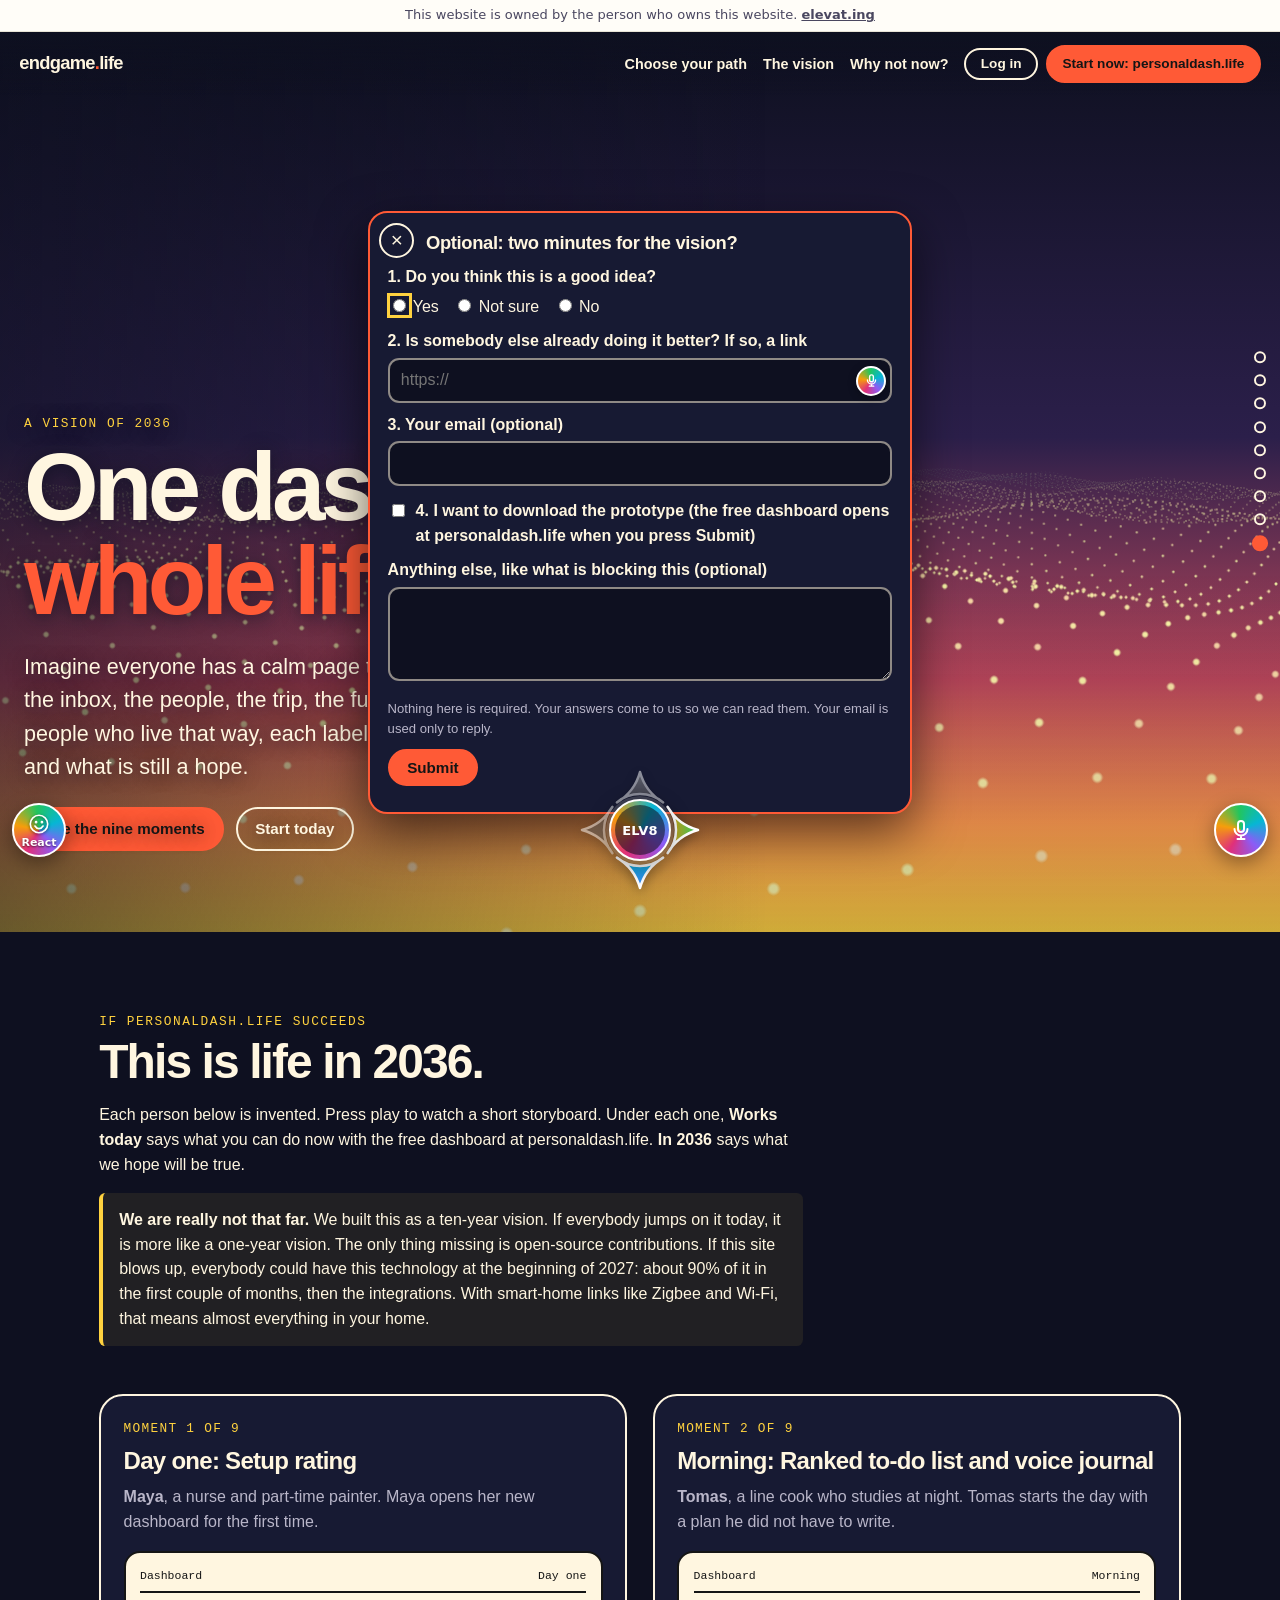
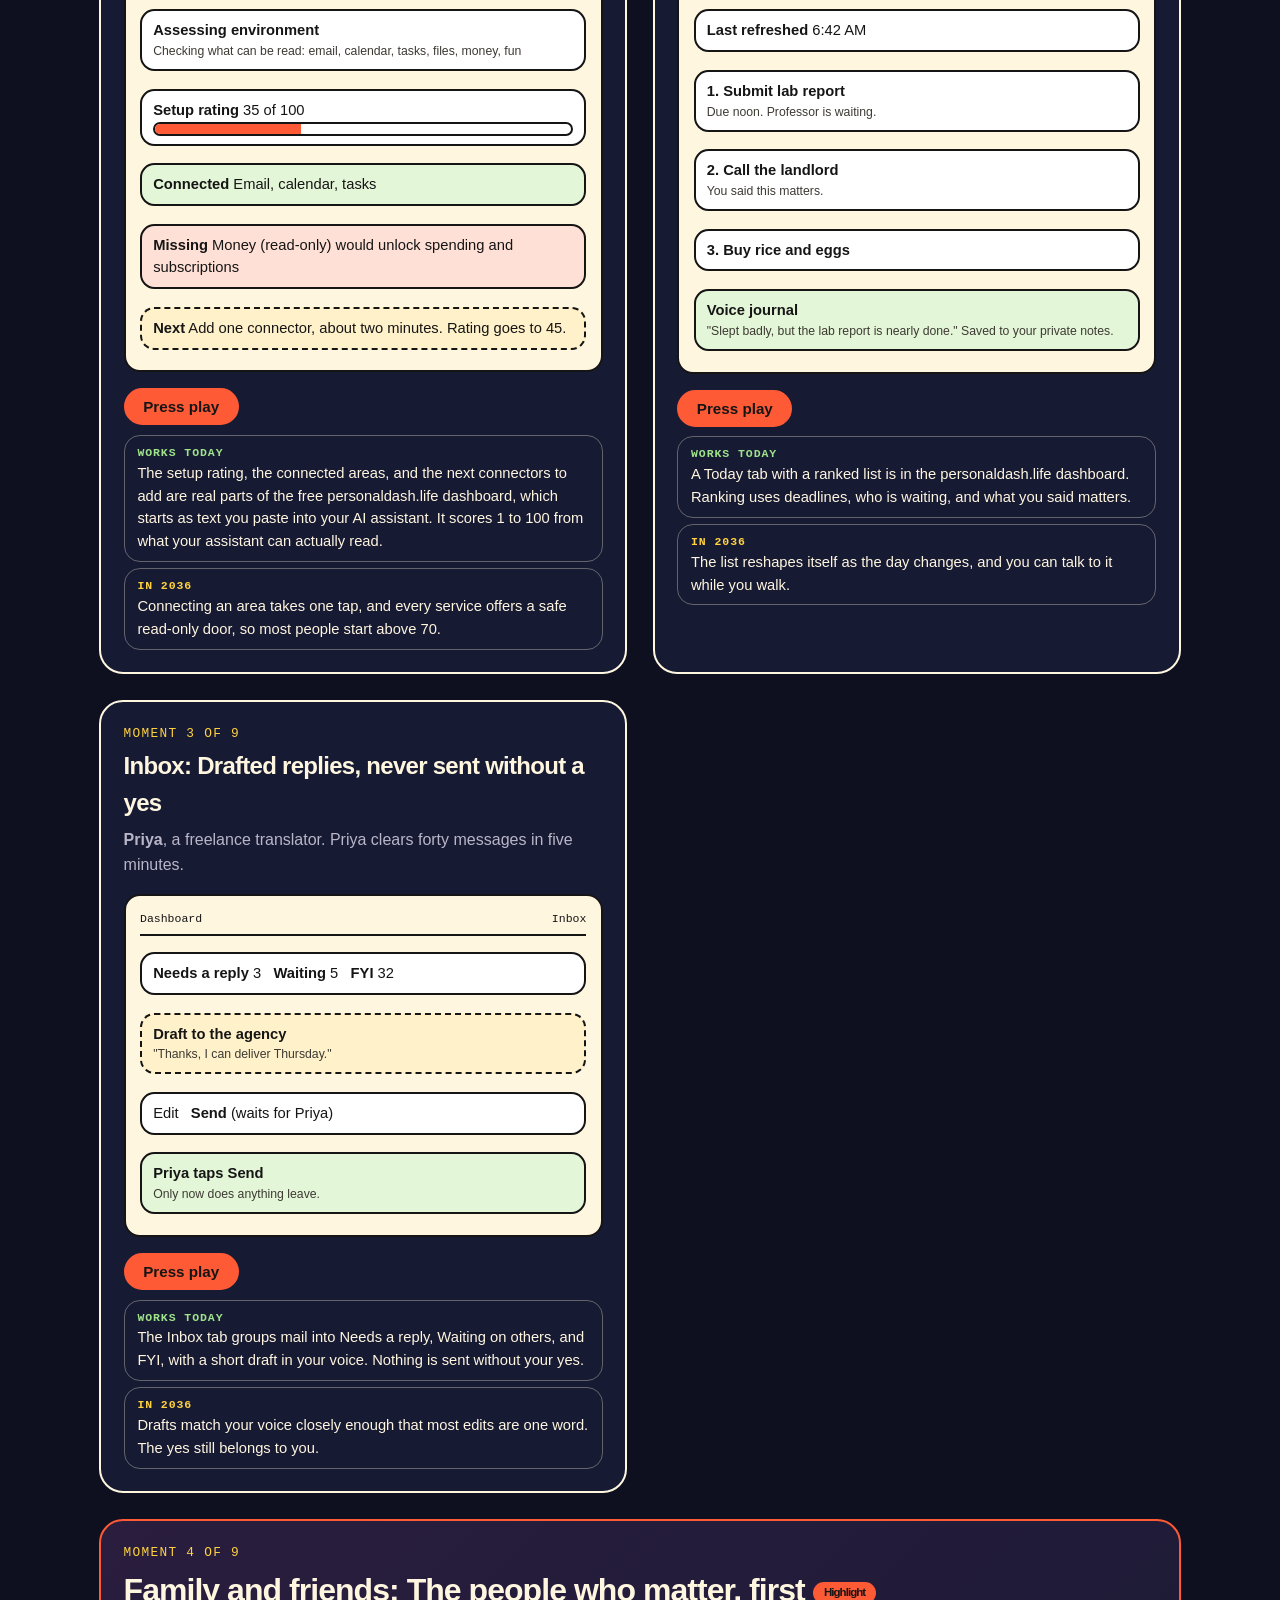
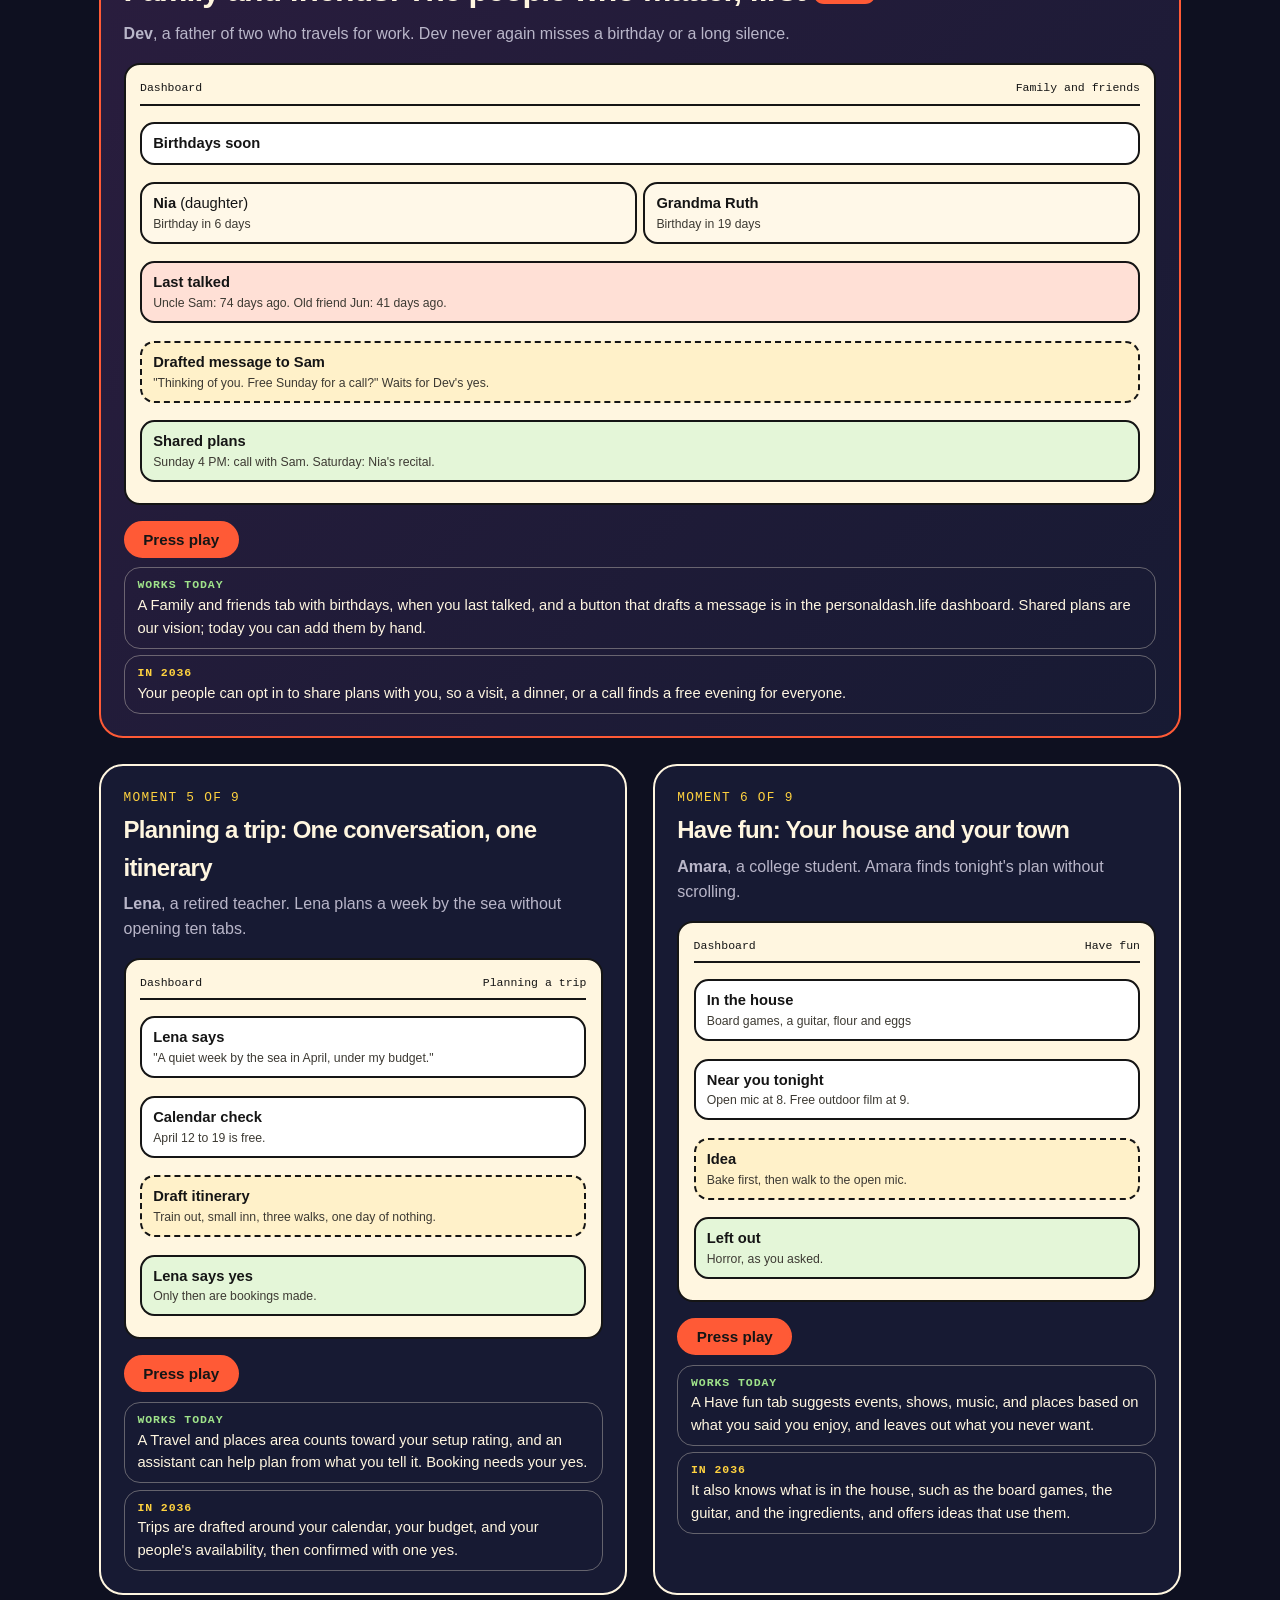
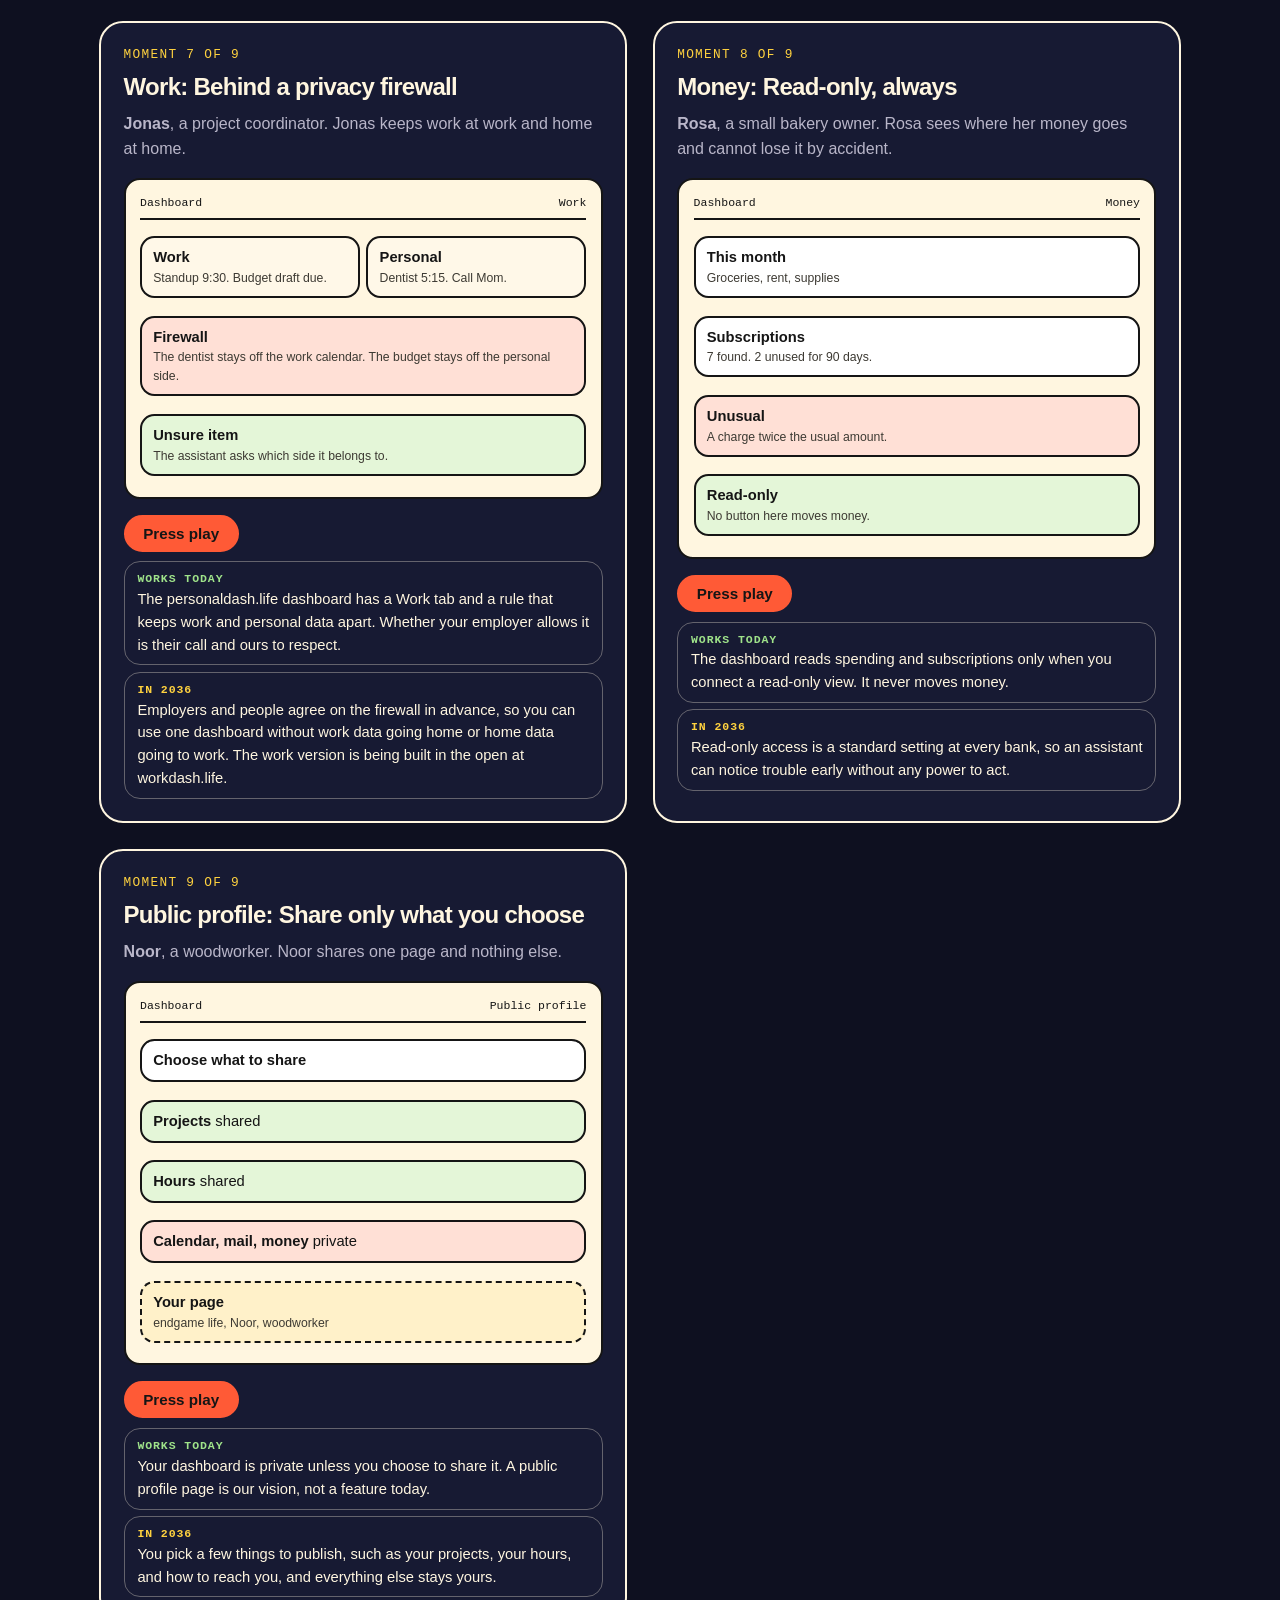
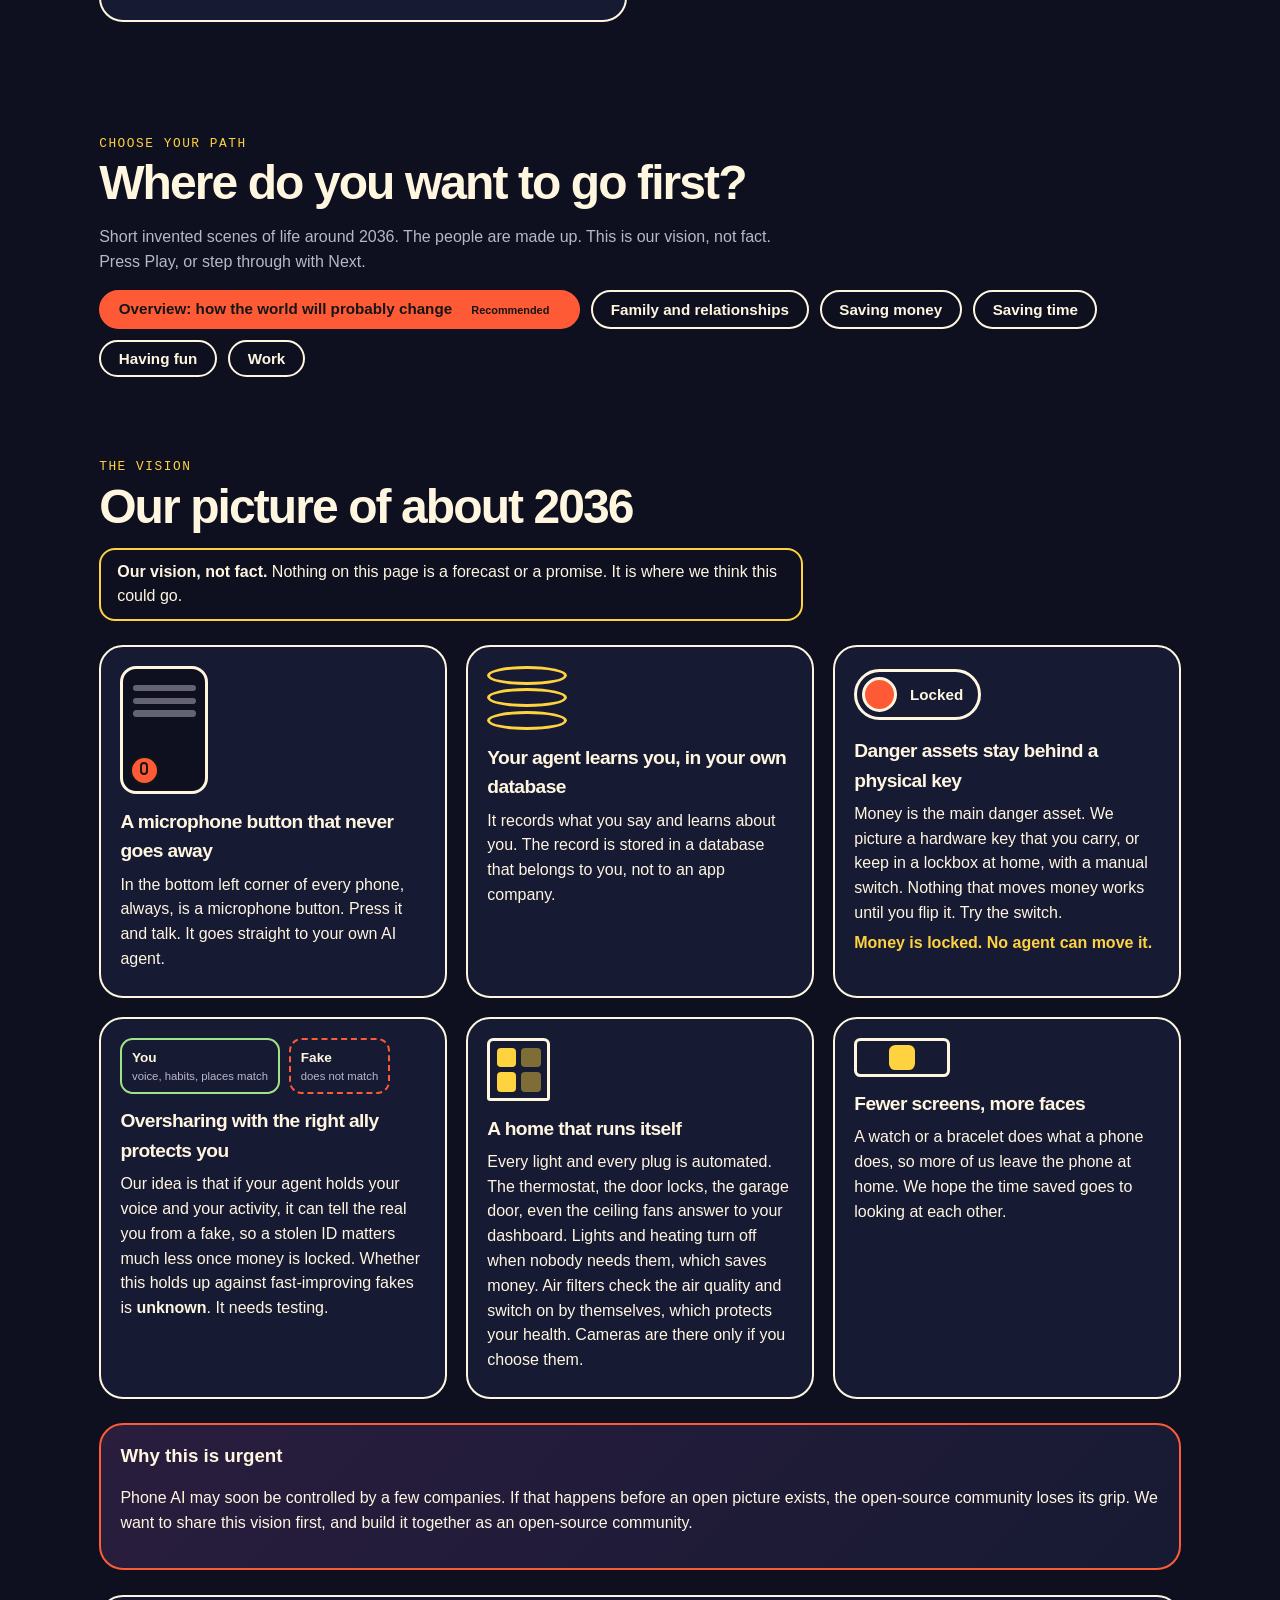
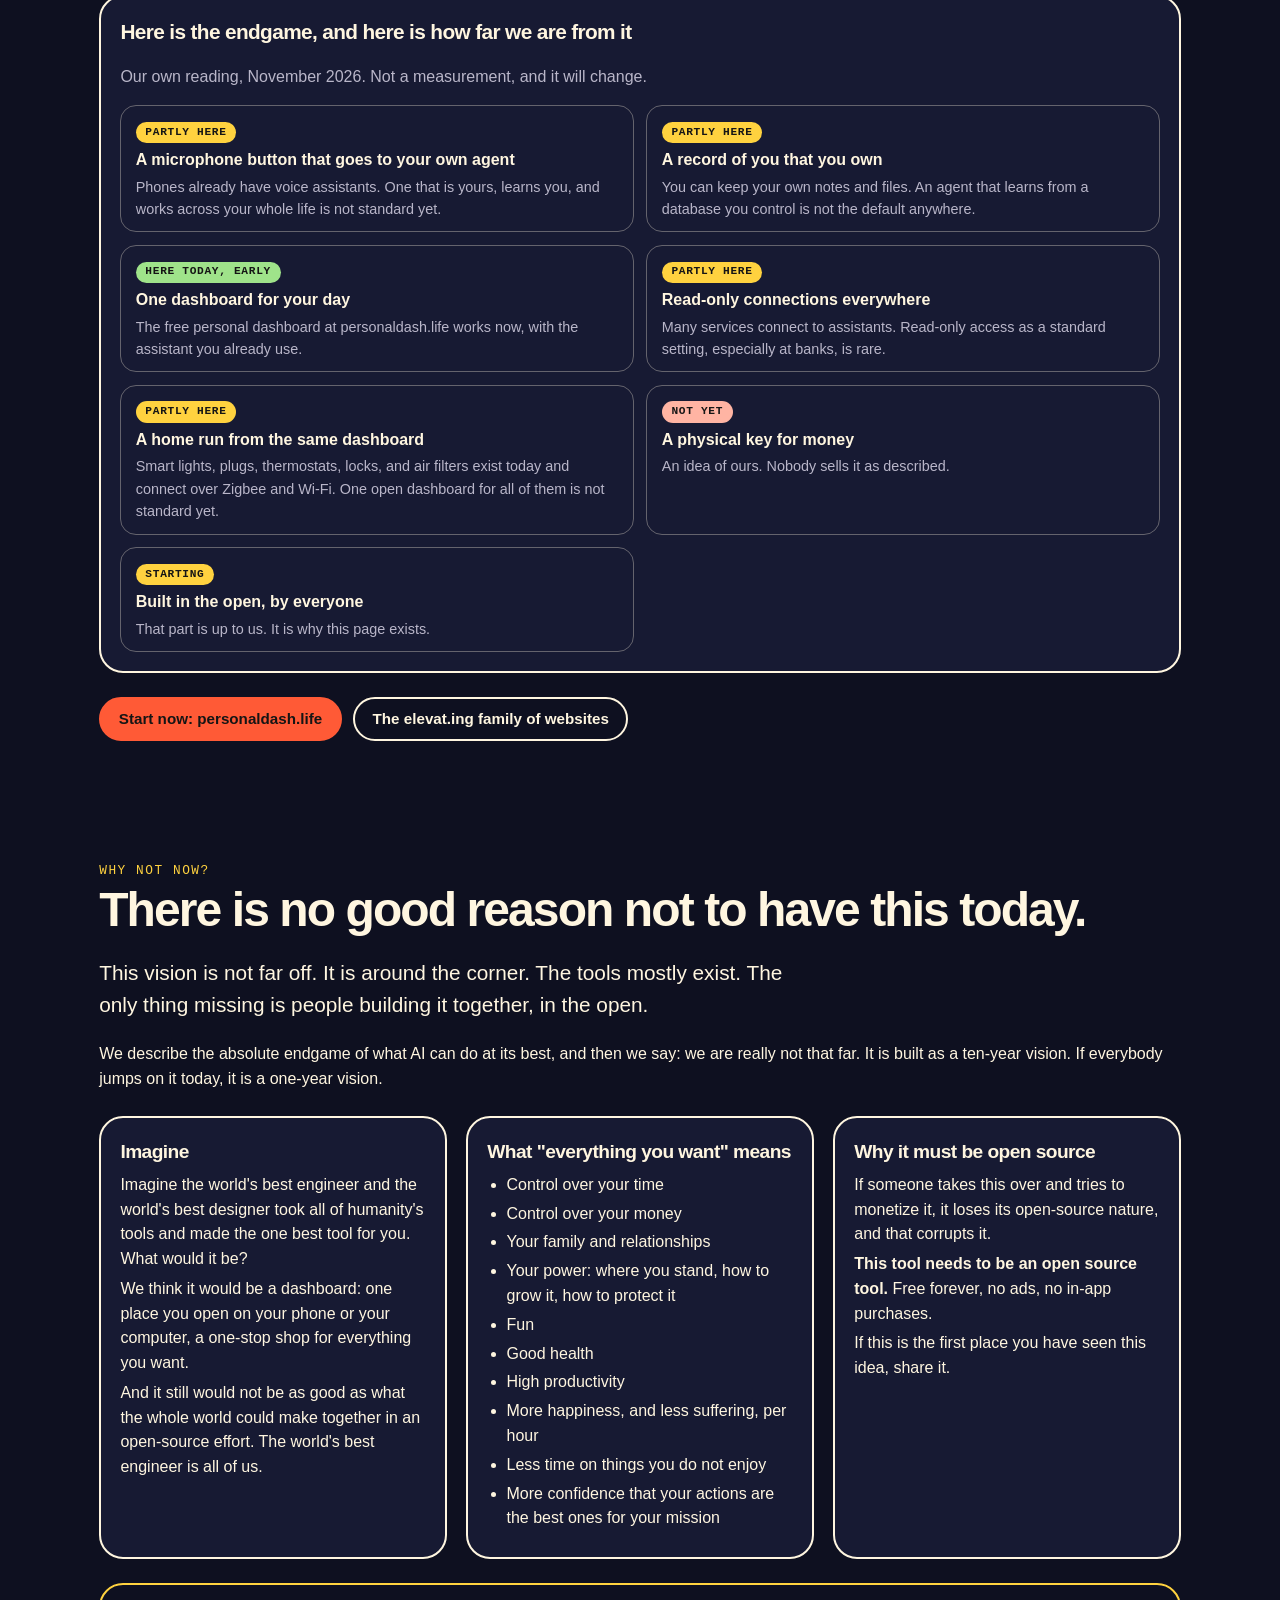
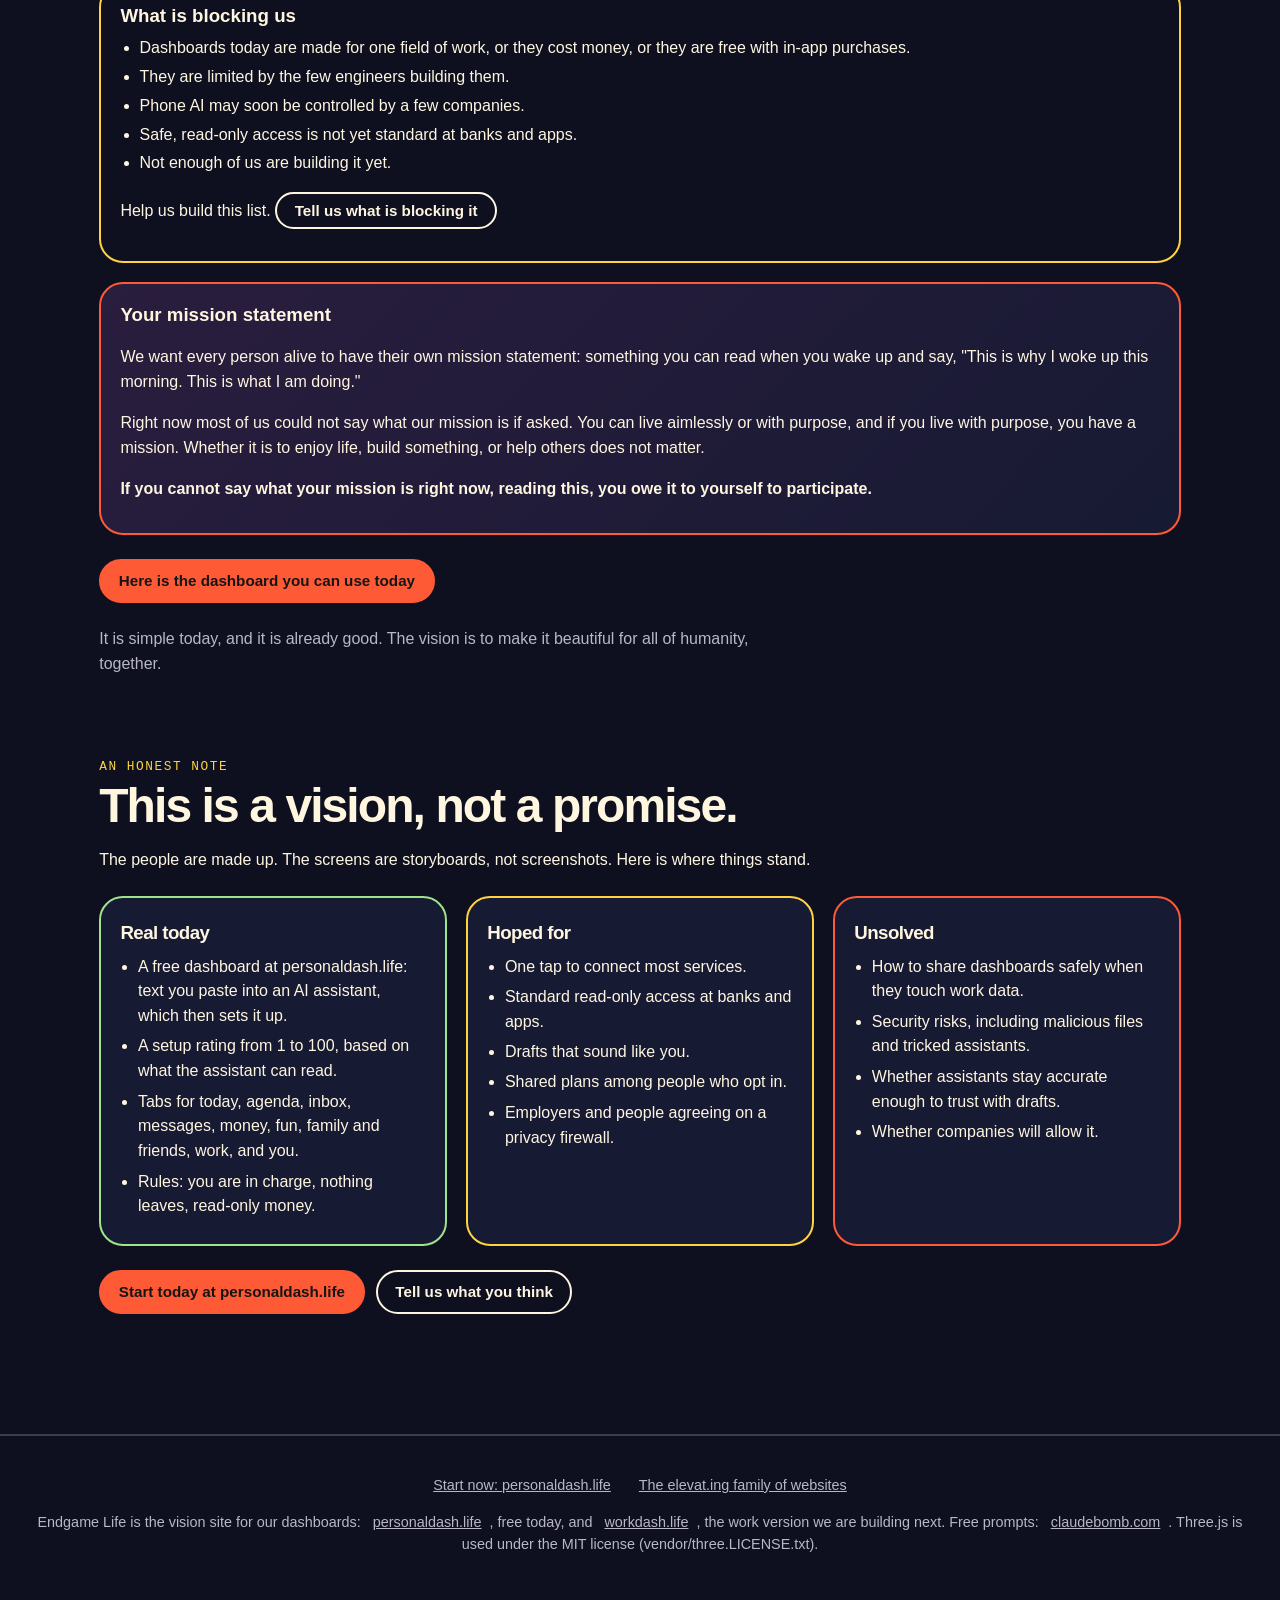
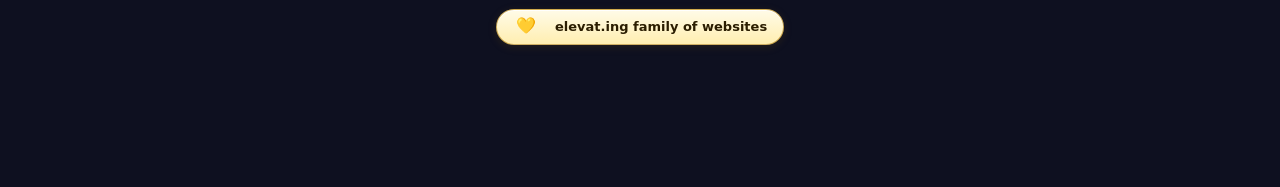
<file: index.html>
<!doctype html><html lang="en"><head><meta charset="utf-8"><meta name="viewport" content="width=device-width,initial-scale=1">
<title>Endgame Life: a day in 2036</title>
<meta name="description" content="If the free personal AI dashboard at personaldash.life succeeds, this is what life looks like in 2036. A vision, with each claim labeled.">
<link rel="stylesheet" href="style.css"><style>header .hacts{display:flex;gap:.5rem;align-items:center;flex:none;margin-left:auto}@media(min-width:821px){header .hacts{margin-left:0}}header .hacts .pill{white-space:nowrap}@media(max-width:560px){header .hacts .pill{padding:.45rem .75rem;font-size:.85rem}header .hacts .hx{display:none}}</style></head><body>
<a class="skip" href="#moments">Skip to the moments</a>
<div class="elv8-cap" data-elv8-cap role="note" style="font:13px/1.45 system-ui,-apple-system,'Segoe UI',Roboto,sans-serif;text-align:center;padding:6px 12px;background:#fffdf8;color:#4a4760;border-bottom:1px solid #e8e3d6;position:fixed;top:0;left:0;right:0;z-index:40">This website is owned by the person who owns this website. <a href="https://elevat.ing/" style="color:inherit;font-weight:700">elevat.ing</a></div>
<header><a class="logo" href="#top">endgame<b>.</b>life</a><nav class="hnav" aria-label="Sections"><a href="#path">Choose your path</a><a href="#vision">The vision</a><a href="#pitch">Why not now?</a></nav><span class="hacts"><button type="button" class="pill" data-hmr-login aria-label="Log in (coming soon)">Log in</button><a class="pill solid" href="https://personaldash.life" aria-label="Start now: personaldash.life">Start now<span class="hx">: personaldash.life</span></a></span></header>
<nav class="rail" aria-label="Moments"><a href="#m1" aria-label="Moment 1: Day one"><span>1. Day one</span></a><a href="#m2" aria-label="Moment 2: Morning"><span>2. Morning</span></a><a href="#m3" aria-label="Moment 3: Inbox"><span>3. Inbox</span></a><a href="#m4" aria-label="Moment 4: Family and friends"><span>4. Family and friends</span></a><a href="#m5" aria-label="Moment 5: Planning a trip"><span>5. Planning a trip</span></a><a href="#m6" aria-label="Moment 6: Have fun"><span>6. Have fun</span></a><a href="#m7" aria-label="Moment 7: Work"><span>7. Work</span></a><a href="#m8" aria-label="Moment 8: Money"><span>8. Money</span></a><a href="#m9" aria-label="Moment 9: Public profile"><span>9. Public profile</span></a></nav>
<section class="hero" id="top"><canvas id="gl" aria-hidden="true"></canvas>
<div class="hero-in"><div class="eyebrow">A vision of 2036</div><h1>One dashboard. <em>Your whole life</em> in view.</h1>
<p class="lede">Imagine everyone has a calm page that runs the day: the plan, the inbox, the people, the trip, the fun. Nine moments from people who live that way, each labeled for what works today and what is still a hope.</p>
<div class="cue"><a class="pill solid" href="#moments">See the nine moments</a><a class="pill" href="https://personaldash.life">Start today</a></div></div></section>
<main id="moments"><section class="intro"><div class="eyebrow">If personaldash.life succeeds</div><h2>This is life in 2036.</h2>
<p>Each person below is invented. Press play to watch a short storyboard. Under each one, <b>Works today</b> says what you can do now with the free dashboard at personaldash.life. <b>In 2036</b> says what we hope will be true.</p>
<p class="soon"><b>We are really not that far.</b> We built this as a ten-year vision. If everybody jumps on it today, it is more like a one-year vision. The only thing missing is open-source contributions. If this site blows up, everybody could have this technology at the beginning of 2027: about 90% of it in the first couple of months, then the integrations. With smart-home links like Zigbee and Wi-Fi, that means almost everything in your home.</p></section>
<div class="grid"><article class="moment" id="m1" data-steps="5">
<div class="num">MOMENT 1 OF 9</div><h3>Day one: Setup rating</h3>
<p class="who"><b>Maya</b>, a nurse and part-time painter. Maya opens her new dashboard for the first time.</p>
<div class="screen" aria-live="polite"><div class="bar"><span>Dashboard</span><span>Day one</span></div><div class="fw"><div class='step '><b>Assessing environment</b><small>Checking what can be read: email, calendar, tasks, files, money, fun</small></div><div class='step '><b>Setup rating</b> 35 of 100<div class='meter'><i style='--w:35%'></i></div></div><div class='step ok'><b>Connected</b> Email, calendar, tasks</div><div class='step warn'><b>Missing</b> Money (read-only) would unlock spending and subscriptions</div><div class='step draft'><b>Next</b> Add one connector, about two minutes. Rating goes to 45.</div></div></div>
<div class="ctl"><button class="pill solid" type="button" data-hmr-card="moment-day-one" aria-label="Press play: Day one">Press play</button></div>
<div class="labels"><p class="today"><b>Works today</b>The setup rating, the connected areas, and the next connectors to add are real parts of the free personaldash.life dashboard, which starts as text you paste into your AI assistant. It scores 1 to 100 from what your assistant can actually read.</p><p class="y36"><b>In 2036</b>Connecting an area takes one tap, and every service offers a safe read-only door, so most people start above 70.</p></div></article><article class="moment" id="m2" data-steps="5">
<div class="num">MOMENT 2 OF 9</div><h3>Morning: Ranked to-do list and voice journal</h3>
<p class="who"><b>Tomas</b>, a line cook who studies at night. Tomas starts the day with a plan he did not have to write.</p>
<div class="screen" aria-live="polite"><div class="bar"><span>Dashboard</span><span>Morning</span></div><div class="fw"><div class='step '><b>Last refreshed</b> 6:42 AM</div><div class='step '><b>1. Submit lab report</b><small>Due noon. Professor is waiting.</small></div><div class='step '><b>2. Call the landlord</b><small>You said this matters.</small></div><div class='step '><b>3. Buy rice and eggs</b></div><div class='step ok'><b>Voice journal</b><small>"Slept badly, but the lab report is nearly done." Saved to your private notes.</small></div></div></div>
<div class="ctl"><button class="pill solid" type="button" data-hmr-card="moment-morning" aria-label="Press play: Morning">Press play</button></div>
<div class="labels"><p class="today"><b>Works today</b>A Today tab with a ranked list is in the personaldash.life dashboard. Ranking uses deadlines, who is waiting, and what you said matters.</p><p class="y36"><b>In 2036</b>The list reshapes itself as the day changes, and you can talk to it while you walk.</p></div></article><article class="moment" id="m3" data-steps="4">
<div class="num">MOMENT 3 OF 9</div><h3>Inbox: Drafted replies, never sent without a yes</h3>
<p class="who"><b>Priya</b>, a freelance translator. Priya clears forty messages in five minutes.</p>
<div class="screen" aria-live="polite"><div class="bar"><span>Dashboard</span><span>Inbox</span></div><div class="fw"><div class='step '><b>Needs a reply</b> 3 &nbsp; <b>Waiting</b> 5 &nbsp; <b>FYI</b> 32</div><div class='step draft'><b>Draft to the agency</b><small>"Thanks, I can deliver Thursday."</small></div><div class='step '><span>Edit</span> &nbsp; <b>Send</b> (waits for Priya)</div><div class='step ok'><b>Priya taps Send</b><small>Only now does anything leave.</small></div></div></div>
<div class="ctl"><button class="pill solid" type="button" data-hmr-card="moment-inbox" aria-label="Press play: Inbox">Press play</button></div>
<div class="labels"><p class="today"><b>Works today</b>The Inbox tab groups mail into Needs a reply, Waiting on others, and FYI, with a short draft in your voice. Nothing is sent without your yes.</p><p class="y36"><b>In 2036</b>Drafts match your voice closely enough that most edits are one word. The yes still belongs to you.</p></div></article><article class="moment hl" id="m4" data-steps="5">
<div class="num">MOMENT 4 OF 9</div><h3>Family and friends: The people who matter, first<span class='badge'>Highlight</span></h3>
<p class="who"><b>Dev</b>, a father of two who travels for work. Dev never again misses a birthday or a long silence.</p>
<div class="screen" aria-live="polite"><div class="bar"><span>Dashboard</span><span>Family and friends</span></div><div class="fw"><div class='step '><b>Birthdays soon</b></div><div class='step '><div class='cols'><div class='step show'><b>Nia</b> (daughter)<small>Birthday in 6 days</small></div><div class='step show'><b>Grandma Ruth</b><small>Birthday in 19 days</small></div></div></div><div class='step warn'><b>Last talked</b><small>Uncle Sam: 74 days ago. Old friend Jun: 41 days ago.</small></div><div class='step draft'><b>Drafted message to Sam</b><small>"Thinking of you. Free Sunday for a call?" Waits for Dev's yes.</small></div><div class='step ok'><b>Shared plans</b><small>Sunday 4 PM: call with Sam. Saturday: Nia's recital.</small></div></div></div>
<div class="ctl"><button class="pill solid" type="button" data-hmr-card="moment-family" aria-label="Press play: Family and friends">Press play</button></div>
<div class="labels"><p class="today"><b>Works today</b>A Family and friends tab with birthdays, when you last talked, and a button that drafts a message is in the personaldash.life dashboard. Shared plans are our vision; today you can add them by hand.</p><p class="y36"><b>In 2036</b>Your people can opt in to share plans with you, so a visit, a dinner, or a call finds a free evening for everyone.</p></div></article><article class="moment" id="m5" data-steps="4">
<div class="num">MOMENT 5 OF 9</div><h3>Planning a trip: One conversation, one itinerary</h3>
<p class="who"><b>Lena</b>, a retired teacher. Lena plans a week by the sea without opening ten tabs.</p>
<div class="screen" aria-live="polite"><div class="bar"><span>Dashboard</span><span>Planning a trip</span></div><div class="fw"><div class='step '><b>Lena says</b><small>"A quiet week by the sea in April, under my budget."</small></div><div class='step '><b>Calendar check</b><small>April 12 to 19 is free.</small></div><div class='step draft'><b>Draft itinerary</b><small>Train out, small inn, three walks, one day of nothing.</small></div><div class='step ok'><b>Lena says yes</b><small>Only then are bookings made.</small></div></div></div>
<div class="ctl"><button class="pill solid" type="button" data-hmr-card="moment-trip" aria-label="Press play: Planning a trip">Press play</button></div>
<div class="labels"><p class="today"><b>Works today</b>A Travel and places area counts toward your setup rating, and an assistant can help plan from what you tell it. Booking needs your yes.</p><p class="y36"><b>In 2036</b>Trips are drafted around your calendar, your budget, and your people&#x27;s availability, then confirmed with one yes.</p></div></article><article class="moment" id="m6" data-steps="4">
<div class="num">MOMENT 6 OF 9</div><h3>Have fun: Your house and your town</h3>
<p class="who"><b>Amara</b>, a college student. Amara finds tonight&#x27;s plan without scrolling.</p>
<div class="screen" aria-live="polite"><div class="bar"><span>Dashboard</span><span>Have fun</span></div><div class="fw"><div class='step '><b>In the house</b><small>Board games, a guitar, flour and eggs</small></div><div class='step '><b>Near you tonight</b><small>Open mic at 8. Free outdoor film at 9.</small></div><div class='step draft'><b>Idea</b><small>Bake first, then walk to the open mic.</small></div><div class='step ok'><b>Left out</b><small>Horror, as you asked.</small></div></div></div>
<div class="ctl"><button class="pill solid" type="button" data-hmr-card="moment-fun" aria-label="Press play: Have fun">Press play</button></div>
<div class="labels"><p class="today"><b>Works today</b>A Have fun tab suggests events, shows, music, and places based on what you said you enjoy, and leaves out what you never want.</p><p class="y36"><b>In 2036</b>It also knows what is in the house, such as the board games, the guitar, and the ingredients, and offers ideas that use them.</p></div></article><article class="moment" id="m7" data-steps="3">
<div class="num">MOMENT 7 OF 9</div><h3>Work: Behind a privacy firewall</h3>
<p class="who"><b>Jonas</b>, a project coordinator. Jonas keeps work at work and home at home.</p>
<div class="screen" aria-live="polite"><div class="bar"><span>Dashboard</span><span>Work</span></div><div class="fw"><div class='step '><div class='cols'><div class='step show'><b>Work</b><small>Standup 9:30. Budget draft due.</small></div><div class='step show'><b>Personal</b><small>Dentist 5:15. Call Mom.</small></div></div></div><div class='step warn'><b>Firewall</b><small>The dentist stays off the work calendar. The budget stays off the personal side.</small></div><div class='step ok'><b>Unsure item</b><small>The assistant asks which side it belongs to.</small></div></div></div>
<div class="ctl"><button class="pill solid" type="button" data-hmr-card="moment-work" aria-label="Press play: Work">Press play</button></div>
<div class="labels"><p class="today"><b>Works today</b>The personaldash.life dashboard has a Work tab and a rule that keeps work and personal data apart. Whether your employer allows it is their call and ours to respect.</p><p class="y36"><b>In 2036</b>Employers and people agree on the firewall in advance, so you can use one dashboard without work data going home or home data going to work. The work version is being built in the open at workdash.life.</p></div></article><article class="moment" id="m8" data-steps="4">
<div class="num">MOMENT 8 OF 9</div><h3>Money: Read-only, always</h3>
<p class="who"><b>Rosa</b>, a small bakery owner. Rosa sees where her money goes and cannot lose it by accident.</p>
<div class="screen" aria-live="polite"><div class="bar"><span>Dashboard</span><span>Money</span></div><div class="fw"><div class='step '><b>This month</b><small>Groceries, rent, supplies</small></div><div class='step '><b>Subscriptions</b><small>7 found. 2 unused for 90 days.</small></div><div class='step warn'><b>Unusual</b><small>A charge twice the usual amount.</small></div><div class='step ok'><b>Read-only</b><small>No button here moves money.</small></div></div></div>
<div class="ctl"><button class="pill solid" type="button" data-hmr-card="moment-money" aria-label="Press play: Money">Press play</button></div>
<div class="labels"><p class="today"><b>Works today</b>The dashboard reads spending and subscriptions only when you connect a read-only view. It never moves money.</p><p class="y36"><b>In 2036</b>Read-only access is a standard setting at every bank, so an assistant can notice trouble early without any power to act.</p></div></article><article class="moment" id="m9" data-steps="5">
<div class="num">MOMENT 9 OF 9</div><h3>Public profile: Share only what you choose</h3>
<p class="who"><b>Noor</b>, a woodworker. Noor shares one page and nothing else.</p>
<div class="screen" aria-live="polite"><div class="bar"><span>Dashboard</span><span>Public profile</span></div><div class="fw"><div class='step '><b>Choose what to share</b></div><div class='step ok'><b>Projects</b> shared</div><div class='step ok'><b>Hours</b> shared</div><div class='step warn'><b>Calendar, mail, money</b> private</div><div class='step draft'><b>Your page</b><small>endgame life, Noor, woodworker</small></div></div></div>
<div class="ctl"><button class="pill solid" type="button" data-hmr-card="moment-profile" aria-label="Press play: Public profile">Press play</button></div>
<div class="labels"><p class="today"><b>Works today</b>Your dashboard is private unless you choose to share it. A public profile page is our vision, not a feature today.</p><p class="y36"><b>In 2036</b>You pick a few things to publish, such as your projects, your hours, and how to reach you, and everything else stays yours.</p></div></article></div>
<section class="path" id="path" aria-labelledby="path-h"><div class="eyebrow">Choose your path</div><h2 id="path-h">Where do you want to go first?</h2>
<p class="note">Short invented scenes of life around 2036. The people are made up. This is our vision, not fact. Press Play, or step through with Next.</p>
<div id="story" class="story"><div class="smenu" role="group" aria-label="Choose a path"><button type="button" class="pill solid" data-hmr-card="path-overview">Overview: how the world will probably change<span class="badge">Recommended</span></button><button type="button" class="pill" data-hmr-card="path-family">Family and relationships</button><button type="button" class="pill" data-hmr-card="path-money">Saving money</button><button type="button" class="pill" data-hmr-card="path-time">Saving time</button><button type="button" class="pill" data-hmr-card="path-fun">Having fun</button><button type="button" class="pill" data-hmr-card="path-work">Work</button></div><noscript><p>The story scenes need JavaScript. The nine moments above work without it.</p></noscript></div></section>
<section class="vision" id="vision" aria-labelledby="vision-h"><div class="eyebrow">The vision</div><h2 id="vision-h">Our picture of about 2036</h2>
<p class="tag"><b>Our vision, not fact.</b> Nothing on this page is a forecast or a promise. It is where we think this could go.</p>
<div class="vgrid">
<article class="vcard"><div class="phone" aria-hidden="true"><div class="pscr"><i></i><i></i><i></i></div><button class="mic" type="button" tabindex="-1"><span></span></button></div>
<h3>A microphone button that never goes away</h3><p>In the bottom left corner of every phone, always, is a microphone button. Press it and talk. It goes straight to your own AI agent.</p></article>
<article class="vcard"><div class="db" aria-hidden="true"><b></b><b></b><b></b></div><h3>Your agent learns you, in your own database</h3><p>It records what you say and learns about you. The record is stored in a database that belongs to you, not to an app company.</p></article>
<article class="vcard"><div class="keyd"><button class="keysw" type="button" aria-pressed="false"><span class="knob"></span><span class="kl">Locked</span></button></div><h3>Danger assets stay behind a physical key</h3><p>Money is the main danger asset. We picture a hardware key that you carry, or keep in a lockbox at home, with a manual switch. Nothing that moves money works until you flip it. Try the switch.</p><p class="state" aria-live="polite">Money is locked. No agent can move it.</p></article>
<article class="vcard"><div class="pair" aria-hidden="true"><div><b>You</b><small>voice, habits, places match</small></div><div class="fake"><b>Fake</b><small>does not match</small></div></div><h3>Oversharing with the right ally protects you</h3><p>Our idea is that if your agent holds your voice and your activity, it can tell the real you from a fake, so a stolen ID matters much less once money is locked. Whether this holds up against fast-improving fakes is <b>unknown</b>. It needs testing.</p></article>
<article class="vcard"><div class="home" aria-hidden="true"><span></span><span></span><span></span><span></span></div><h3>A home that runs itself</h3><p>Every light and every plug is automated. The thermostat, the door locks, the garage door, even the ceiling fans answer to your dashboard. Lights and heating turn off when nobody needs them, which saves money. Air filters check the air quality and switch on by themselves, which protects your health. Cameras are there only if you choose them.</p></article>
<article class="vcard"><div class="wear" aria-hidden="true"><span></span></div><h3>Fewer screens, more faces</h3><p>A watch or a bracelet does what a phone does, so more of us leave the phone at home. We hope the time saved goes to looking at each other.</p></article>
</div>
<div class="urgent"><h3>Why this is urgent</h3><p>Phone AI may soon be controlled by a few companies. If that happens before an open picture exists, the open-source community loses its grip. We want to share this vision first, and build it together as an open-source community.</p></div>
<div class="far" aria-labelledby="far-h"><h3 id="far-h">Here is the endgame, and here is how far we are from it</h3>
<p class="note">Our own reading, November 2026. Not a measurement, and it will change.</p>
<ul class="farl">
<li><span class="st part">Partly here</span><b>A microphone button that goes to your own agent</b><small>Phones already have voice assistants. One that is yours, learns you, and works across your whole life is not standard yet.</small></li>
<li><span class="st part">Partly here</span><b>A record of you that you own</b><small>You can keep your own notes and files. An agent that learns from a database you control is not the default anywhere.</small></li>
<li><span class="st yes">Here today, early</span><b>One dashboard for your day</b><small>The free personal dashboard at personaldash.life works now, with the assistant you already use.</small></li>
<li><span class="st part">Partly here</span><b>Read-only connections everywhere</b><small>Many services connect to assistants. Read-only access as a standard setting, especially at banks, is rare.</small></li>
<li><span class="st part">Partly here</span><b>A home run from the same dashboard</b><small>Smart lights, plugs, thermostats, locks, and air filters exist today and connect over Zigbee and Wi-Fi. One open dashboard for all of them is not standard yet.</small></li>
<li><span class="st no">Not yet</span><b>A physical key for money</b><small>An idea of ours. Nobody sells it as described.</small></li>
<li><span class="st part">Starting</span><b>Built in the open, by everyone</b><small>That part is up to us. It is why this page exists.</small></li>
</ul></div>
<div class="links"><a class="pill solid" href="https://personaldash.life">Start now: personaldash.life</a><a class="pill" href="https://elevat.ing/">The elevat.ing family of websites</a></div></section>
<section class="pitch" id="pitch" aria-labelledby="pitch-h"><div class="eyebrow">Why not now?</div><h2 id="pitch-h">There is no good reason not to have this today.</h2>
<p class="big">This vision is not far off. It is around the corner. The tools mostly exist. The only thing missing is people building it together, in the open.</p>
<p>We describe the absolute endgame of what AI can do at its best, and then we say: we are really not that far. It is built as a ten-year vision. If everybody jumps on it today, it is a one-year vision.</p>
<div class="pgrid">
<article class="vcard"><h3>Imagine</h3><p>Imagine the world's best engineer and the world's best designer took all of humanity's tools and made the one best tool for you. What would it be?</p><p>We think it would be a dashboard: one place you open on your phone or your computer, a one-stop shop for everything you want.</p><p>And it still would not be as good as what the whole world could make together in an open-source effort. The world's best engineer is all of us.</p></article>
<article class="vcard"><h3>What "everything you want" means</h3><ul class="want"><li>Control over your time</li><li>Control over your money</li><li>Your family and relationships</li><li>Your power: where you stand, how to grow it, how to protect it</li><li>Fun</li><li>Good health</li><li>High productivity</li><li>More happiness, and less suffering, per hour</li><li>Less time on things you do not enjoy</li><li>More confidence that your actions are the best ones for your mission</li></ul></article>
<article class="vcard"><h3>Why it must be open source</h3><p>If someone takes this over and tries to monetize it, it loses its open-source nature, and that corrupts it.</p><p><b>This tool needs to be an open source tool.</b> Free forever, no ads, no in-app purchases.</p><p>If this is the first place you have seen this idea, share it.</p></article>
</div>
<div class="block"><h3>What is blocking us</h3><ul class="want">
<li>Dashboards today are made for one field of work, or they cost money, or they are free with in-app purchases.</li>
<li>They are limited by the few engineers building them.</li>
<li>Phone AI may soon be controlled by a few companies.</li>
<li>Safe, read-only access is not yet standard at banks and apps.</li>
<li>Not enough of us are building it yet.</li>
</ul><p>Help us build this list. <button type="button" class="pill" data-egfb-open>Tell us what is blocking it</button></p></div>
<div class="urgent mission"><h3>Your mission statement</h3><p>We want every person alive to have their own mission statement: something you can read when you wake up and say, "This is why I woke up this morning. This is what I am doing."</p><p>Right now most of us could not say what our mission is if asked. You can live aimlessly or with purpose, and if you live with purpose, you have a mission. Whether it is to enjoy life, build something, or help others does not matter.</p><p><b>If you cannot say what your mission is right now, reading this, you owe it to yourself to participate.</b></p></div>
<p class="links"><a class="pill solid" href="https://personaldash.life">Here is the dashboard you can use today</a></p>
<p class="note">It is simple today, and it is already good. The vision is to make it beautiful for all of humanity, together.</p>
</section>
<section class="close" id="note"><div class="eyebrow">An honest note</div><h2>This is a vision, not a promise.</h2>
<p>The people are made up. The screens are storyboards, not screenshots. Here is where things stand.</p>
<div class="three">
<div class="card a"><h3>Real today</h3><ul><li>A free dashboard at personaldash.life: text you paste into an AI assistant, which then sets it up.</li><li>A setup rating from 1 to 100, based on what the assistant can read.</li><li>Tabs for today, agenda, inbox, messages, money, fun, family and friends, work, and you.</li><li>Rules: you are in charge, nothing leaves, read-only money.</li></ul></div>
<div class="card b"><h3>Hoped for</h3><ul><li>One tap to connect most services.</li><li>Standard read-only access at banks and apps.</li><li>Drafts that sound like you.</li><li>Shared plans among people who opt in.</li><li>Employers and people agreeing on a privacy firewall.</li></ul></div>
<div class="card c"><h3>Unsolved</h3><ul><li>How to share dashboards safely when they touch work data.</li><li>Security risks, including malicious files and tricked assistants.</li><li>Whether assistants stay accurate enough to trust with drafts.</li><li>Whether companies will allow it.</li></ul></div></div>
<p class="links"><a class="pill solid" href="https://personaldash.life">Start today at personaldash.life</a><button type="button" class="pill" data-egfb-open>Tell us what you think</button></p></section></main>
<footer><p><a href="https://personaldash.life">Start now: personaldash.life</a> &nbsp; <a href="https://elevat.ing/">The elevat.ing family of websites</a></p>Endgame Life is the vision site for our dashboards: <a href="https://personaldash.life">personaldash.life</a>, free today, and <a href="https://workdash.life">workdash.life</a>, the work version we are building next. Free prompts: <a href="https://claudebomb.com">claudebomb.com</a>. Three.js is used under the MIT license (vendor/three.LICENSE.txt).</footer>
<div class="egfb" id="egfb" role="dialog" aria-modal="false" aria-labelledby="egfb-h" hidden>
<button type="button" class="egx" aria-label="Close, this is optional" data-egfb-close>&times;</button>
<form data-hmr-anon-form action="#" id="egfb-f">
<h3 id="egfb-h">Optional: two minutes for the vision?</h3>
<fieldset><legend>1. Do you think this is a good idea?</legend><label><input type="radio" name="good_idea" value="Yes"> Yes</label><label><input type="radio" name="good_idea" value="Not sure"> Not sure</label><label><input type="radio" name="good_idea" value="No"> No</label></fieldset>
<label class="fl" for="egfb-b">2. Is somebody else already doing it better? If so, a link</label><input id="egfb-b" name="doing_it_better" type="text" inputmode="url" autocomplete="off" placeholder="https://">
<label class="fl" for="egfb-e">3. Your email (optional)</label><input id="egfb-e" name="email" type="email" autocomplete="email">
<label class="chk"><input type="checkbox" name="wants_dashboard" value="Yes" id="egfb-d"> 4. I want to download the prototype (the free dashboard opens at personaldash.life when you press Submit)</label>
<label class="fl" for="egfb-m">Anything else, like what is blocking this (optional)</label><textarea id="egfb-m" name="message" rows="3"></textarea>
<input type="text" name="botcheck" class="hp" tabindex="-1" autocomplete="off" aria-hidden="true">
<p class="small">Nothing here is required. Your answers come to us so we can read them. Your email is used only to reply.</p>
<button type="submit" class="pill solid">Submit</button>
<p data-hmr-anon-status role="status" aria-live="polite"></p>
</form></div>
<script type="module" src="app.js"></script><script src="extra.js" defer></script>
<script>/* hmr-card fallback: if the card player never loads, demo buttons open a still picture */(function(){var d=document,w=window,up=0;if(!d.addEventListener)return;w.addEventListener("load",function(){up=1},false);d.addEventListener("click",function(e){if(!up||w.HMRCard)return;var t=e.target;while(t&&t.getAttribute&&!t.getAttribute("data-hmr-card"))t=t.parentNode;if(t&&t.getAttribute){e.preventDefault();w.location.href="hmr-card/still.html"}},false)})();</script>
<script src="hmr-card/hmr-card.js?v=4" defer></script>
<script src="hmr-dock.js?v=6.10.2" data-site="endgame.life" data-design=".dfab" data-design-panel=".dpanel" defer></script><script src="https://hmrfamily.life/x/hmr-aud.js?v=1" defer></script>
<script>(function(){var c=document.querySelector("[data-elv8-cap]"),h=document.querySelector("body>header");if(!c||!h)return;function f(){var y=c.offsetHeight;h.style.top=y+"px";document.body.style.paddingTop=y+"px"}f();addEventListener("resize",f)})();</script>
</body></html>
</file>
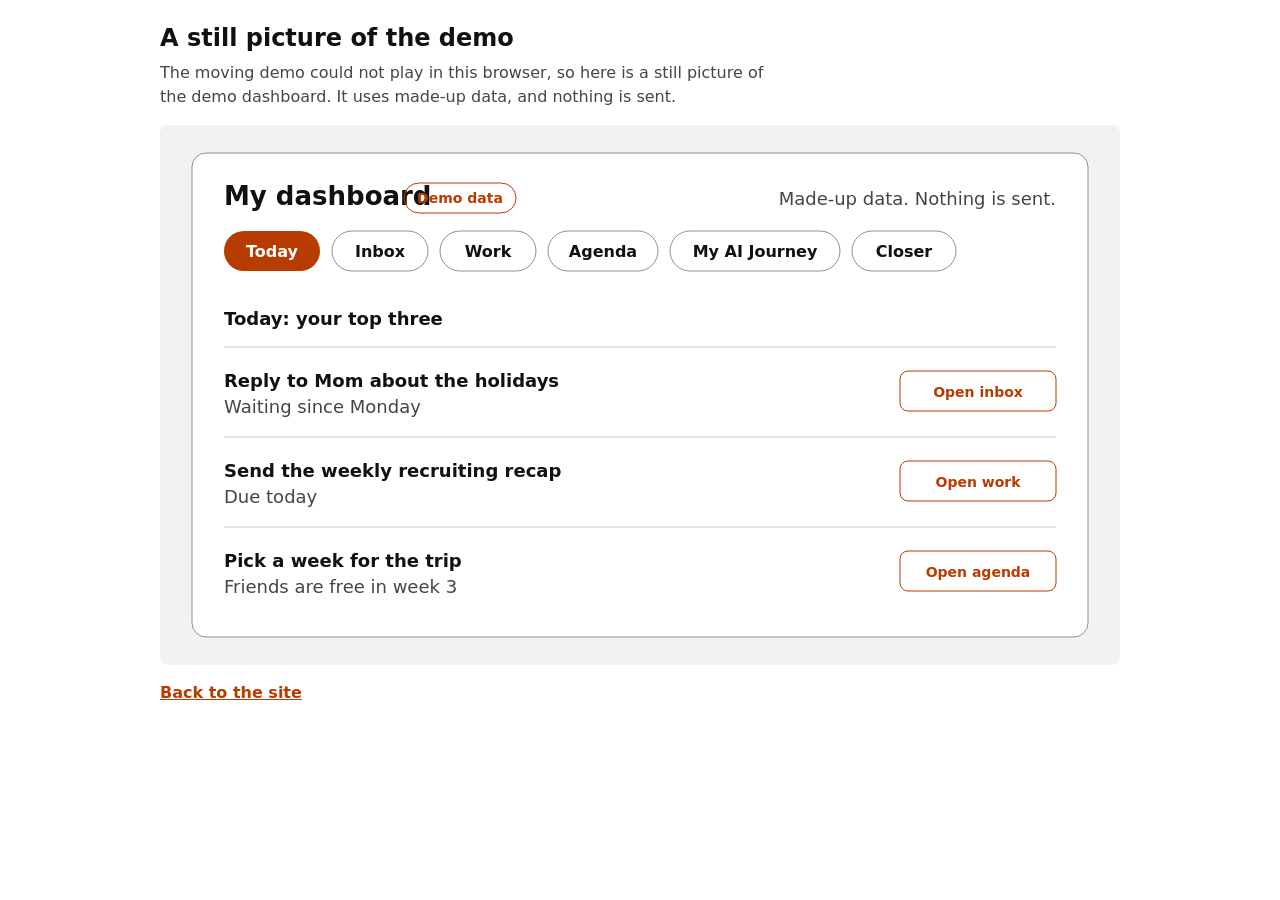
<file: hmr-card/still.html>
<!DOCTYPE html>
<html lang="en">
<head>
<meta charset="utf-8">
<meta name="viewport" content="width=device-width, initial-scale=1">
<meta name="robots" content="noindex">
<title>Demo still</title>
<style>
:root{--bg:#fff;--fg:#111;--mut:#454545;--ac:#b83c00;color-scheme:light dark}
@media(prefers-color-scheme:dark){:root{--bg:#0a0a0a;--fg:#f5f5f5;--mut:#c8c8c8;--ac:#ff6a1a}}
body{margin:0;background:var(--bg);color:var(--fg);font:400 16px/1.5 system-ui,-apple-system,"Segoe UI",Roboto,Arial,sans-serif;padding:24px 16px}
main{max-width:960px;margin:0 auto}
h1{font-size:1.5rem;line-height:1.2;margin:0 0 8px}
p{margin:0 0 16px;color:var(--mut);max-width:62ch}
img{display:block;width:100%;height:auto;border-radius:8px;margin:0 0 16px}
a{color:var(--ac);font-weight:600}
</style>
</head>
<body>
<main>
<h1>A still picture of the demo</h1>
<p>The moving demo could not play in this browser, so here is a still picture of the demo dashboard. It uses made-up data, and nothing is sent.</p>
<img src="still.svg" alt="A still picture of the demo dashboard, with made-up data." width="960" height="540">
<p><a href="../">Back to the site</a></p>
</main>
</body>
</html>
</file>
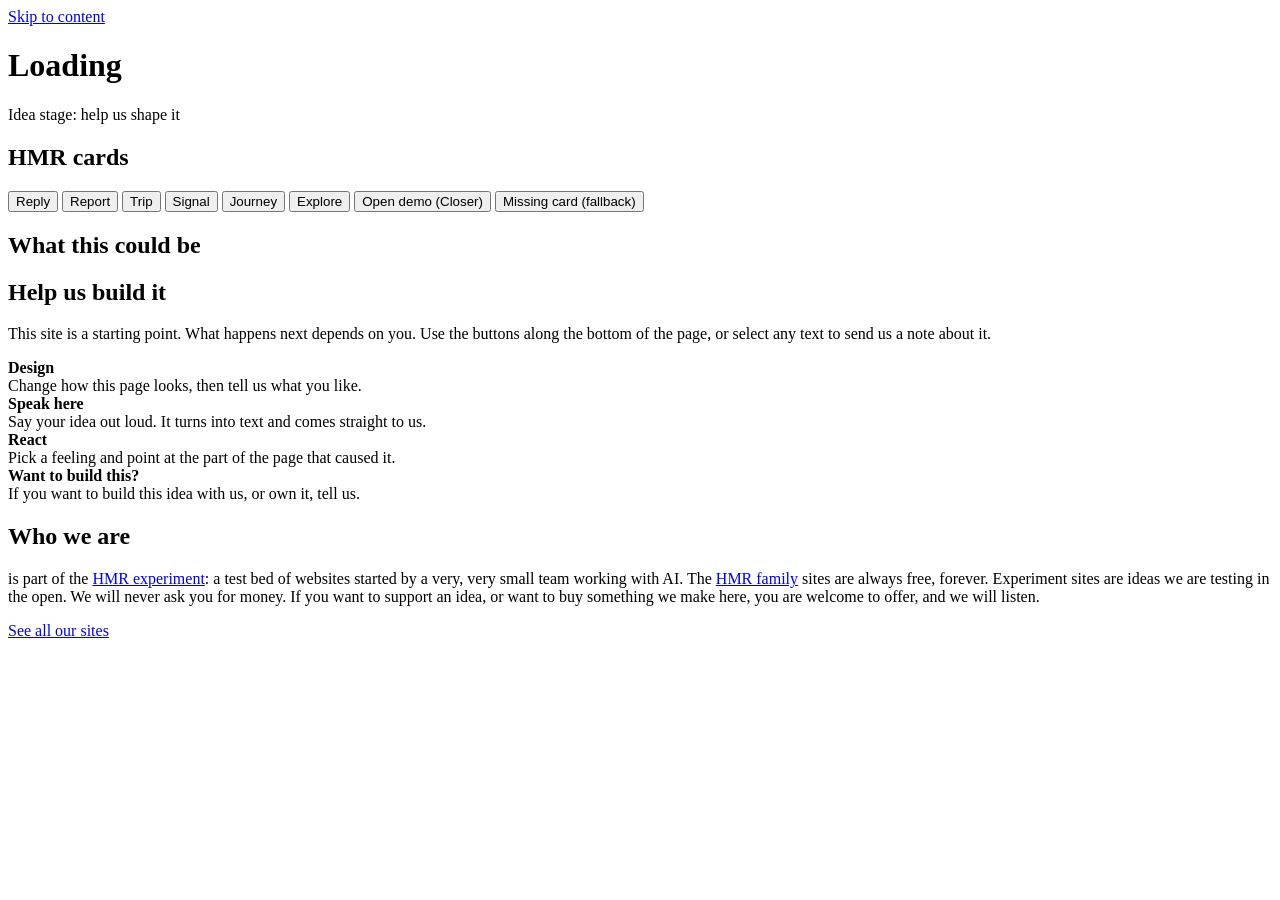
<file: hmr-card/test.html>
<!DOCTYPE html>
<html lang="en">
<head>
<meta charset="utf-8">
<meta name="viewport" content="width=device-width, initial-scale=1">
<title>HMR family site</title>
<link rel="stylesheet" href="https://hmrfamily.life/x/style.css">
</head>
<body>
<a class="skip" href="#main">Skip to content</a>
<header class="hero">
  <div class="wrap">
    <p class="eyebrow" id="f-d"></p>
    <h1 id="f-t">Loading</h1>
    <p class="lead" id="f-p"></p>
    <p><span class="tag">Idea stage: help us shape it</span></p>
  </div>
</header>
<main id="main">
  <section class="wrap">
    <div class="idea"><h2>HMR cards</h2><p><button type="button" class="btn" data-hmr-card="reply">Reply</button> <button type="button" class="btn" data-hmr-card="report">Report</button> <button type="button" class="btn" data-hmr-card="trip">Trip</button> <button type="button" class="btn" data-hmr-card="signal">Signal</button> <button type="button" class="btn" data-hmr-card="journey">Journey</button> <button type="button" class="btn" data-hmr-card="explore">Explore</button> <button type="button" class="btn" data-hmr-card="explore" data-hmr-at="end" data-hmr-focus="tab:closer">Open demo (Closer)</button> <button type="button" class="btn" data-hmr-card="missing">Missing card (fallback)</button></p></div>
    <div class="idea">
      <h2>What this could be</h2>
      <p id="f-sub"></p><ul id="f-b"></ul>
    </div>
    <div class="idea">
      <h2>Help us build it</h2>
      <p>This site is a starting point. What happens next depends on you. Use the buttons along the bottom of the page, or select any text to send us a note about it.</p>
      <div class="steps">
        <div><b>Design</b><br>Change how this page looks, then tell us what you like.</div>
        <div><b>Speak here</b><br>Say your idea out loud. It turns into text and comes straight to us.</div>
        <div><b>React</b><br>Pick a feeling and point at the part of the page that caused it.</div>
        <div><b>Want to build this?</b><br>If you want to build this idea with us, or own it, tell us.</div>
      </div>
    </div>
    <div class="idea">
      <h2>Who we are</h2>
      <p><span class="f-d2"></span> is part of the <a href="https://hmrfamily.life/#experiment">HMR experiment</a>: a test bed of websites started by a very, very small team working with AI. The <a href="https://hmrfamily.life/">HMR family</a> sites are always free, forever. Experiment sites are ideas we are testing in the open. We will never ask you for money. If you want to support an idea, or want to buy something we make here, you are welcome to offer, and we will listen.</p>
    </div>
  </section>
</main>
<footer>
  <div class="wrap">
    <p><a class="btn" href="https://hmrfamily.life/">See all our sites</a></p>
    
  </div>
</footer>
<div id="picker"></div>
<script src="https://hmrfamily.life/x/site.js"></script>
<script src="https://hmrfamily.life/x/app.js"></script>
<script src="https://hmrfamily.life/x/hmr-dock.js?v=6.10.2" data-tier="experiment" data-design=".pk-open" data-design-panel=".pk-panel" defer></script>
<script src="hmr-card.js?v=3" defer></script>
</body>
</html>
</file>
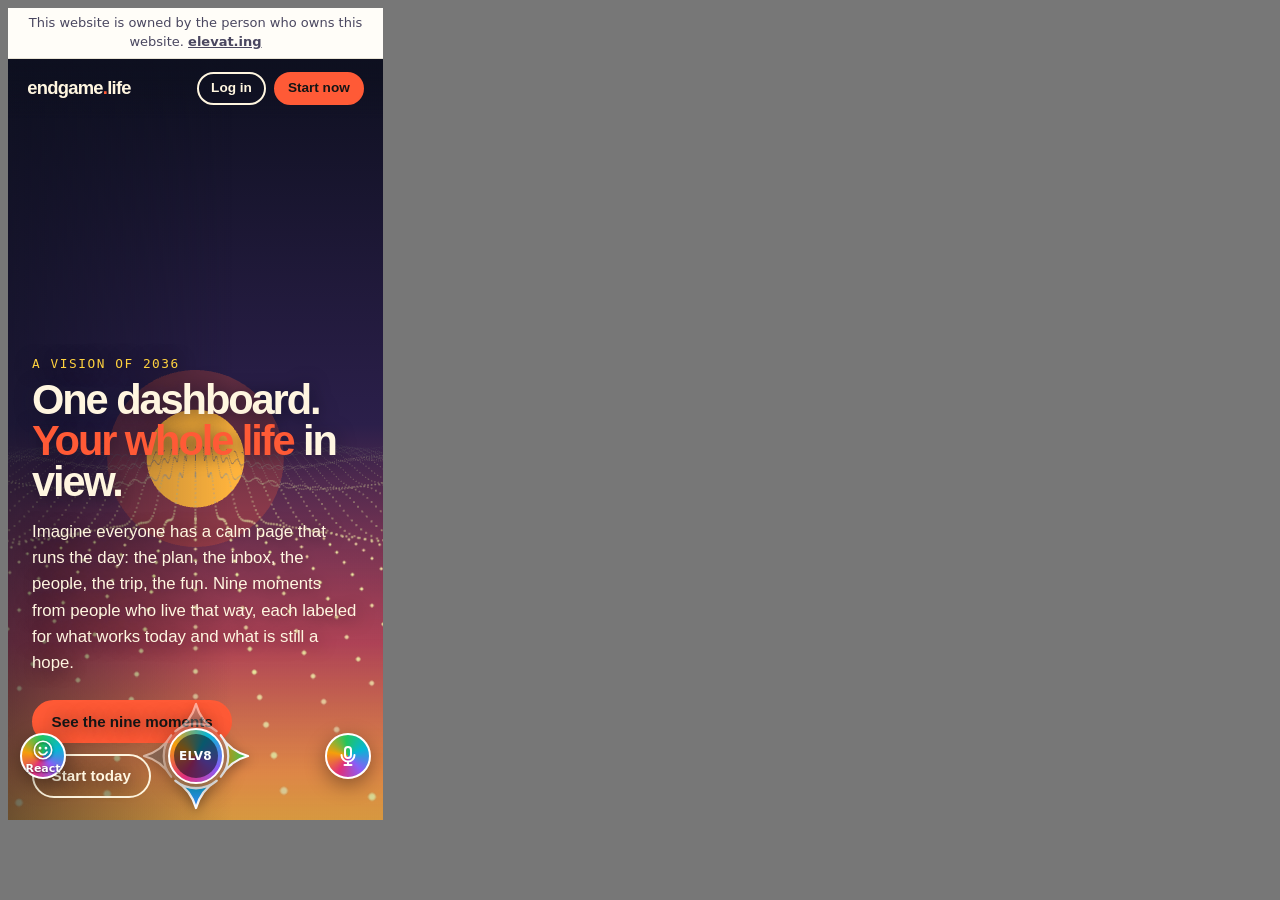
<file: hmr-card/viewport.html>
<!DOCTYPE html>
<html lang="en">
<head>
<meta charset="utf-8">
<meta name="viewport" content="width=device-width, initial-scale=1">
<meta name="robots" content="noindex">
<title>Card check at 375 px</title>
<style>body{margin:0;padding:8px;background:#777}iframe{display:block;width:375px;height:812px;border:0;background:#fff}</style>
</head>
<body>
<!-- QA tool: shows this site at a real 375 px phone viewport. Add ?p=path to pick a page. -->
<iframe title="This site at 375 px wide" id="f"></iframe>
<script>var p=new URLSearchParams(location.search).get('p')||'../';if(!/^(\.\.\/|\/)[\w\-\/.?=&]*$/.test(p))p='../';document.getElementById('f').src=p;</script>
</body>
</html>
</file>
<file: style.css>
:root{--bg:#0e1020;--bg2:#171a33;--fg:#fff6e0;--mut:#b9b6c9;--line:#fff6e0;--acc:#ff5a36;--gold:#ffd23f;--cream:#fff6e0;--ink:#151515;--r:1.5rem;--disp:ui-sans-serif,-apple-system,"Segoe UI",Roboto,"Helvetica Neue",Arial,sans-serif;--mono:ui-monospace,"SF Mono",Menlo,Consolas,monospace}
*{box-sizing:border-box}html{scroll-behavior:smooth}
body{margin:0;background:var(--bg);color:var(--fg);font-family:var(--disp);line-height:1.55;overflow-x:hidden}
a{color:inherit}
.skip{position:absolute;left:-999px}.skip:focus{left:1rem;top:1rem;background:var(--gold);color:var(--ink);padding:.5rem 1rem;border-radius:99px;z-index:99}
header{position:fixed;top:0;left:0;right:0;z-index:20;display:flex;justify-content:space-between;align-items:center;padding:.8rem 1.2rem;background:linear-gradient(#0e1020cc,#0e102000)}
.logo{font-weight:900;letter-spacing:-.04em;text-decoration:none;font-size:1.15rem}.logo b{color:var(--acc)}
.pill{display:inline-block;border:2px solid var(--line);border-radius:99px;padding:.5rem 1.1rem;font-weight:800;text-decoration:none;background:transparent;color:var(--fg);cursor:pointer;font-size:.95rem;font-family:inherit}
.pill.solid{background:var(--acc);border-color:var(--acc);color:var(--ink)}
.pill:hover,.pill:focus-visible{background:var(--gold);color:var(--ink);border-color:var(--gold)}
:focus-visible{outline:3px solid var(--gold);outline-offset:3px}
.hero{position:relative;height:100vh;height:100svh;min-height:520px;display:flex;align-items:flex-end;overflow:hidden;background:linear-gradient(#0e1020 0%,#2b1f4a 45%,#b8465a 72%,#ff9a4d 88%,#ffd23f 100%)}
#gl{position:absolute;inset:0;width:100%;height:100%;display:block}
.nogl #gl{display:none}
.nogl .hero:after{content:"";position:absolute;left:50%;bottom:14%;width:min(46vw,380px);aspect-ratio:1;transform:translateX(-50%);border-radius:50%;background:radial-gradient(#fff6e0,#ffd23f 40%,#ff5a3600 70%)}
.hero-in{position:relative;z-index:2;padding:0 1.5rem 9vh;max-width:60rem;pointer-events:none}
.hero-in a{pointer-events:auto}
.eyebrow{font-family:var(--mono);font-size:.8rem;letter-spacing:.12em;text-transform:uppercase;color:var(--gold)}
h1{font-size:clamp(2.6rem,8vw,6rem);line-height:.98;letter-spacing:-.05em;font-weight:900;margin:.4rem 0 1rem}
h1 em{font-style:normal;color:var(--acc)}
.lede{font-size:clamp(1.05rem,2.2vw,1.35rem);max-width:38rem;color:var(--fg)}
.cue{margin-top:1.5rem;display:flex;gap:.7rem;flex-wrap:wrap}
.rail{position:fixed;right:.9rem;top:50%;transform:translateY(-50%);z-index:20;display:flex;flex-direction:column;gap:.7rem}
.rail a{width:12px;height:12px;border-radius:50%;border:2px solid var(--fg);display:block;background:transparent;position:relative}
.rail a.on{background:var(--acc);border-color:var(--acc);transform:scale(1.35)}
.rail a span{position:absolute;right:20px;top:50%;transform:translateY(-50%);background:var(--fg);color:var(--ink);font-size:.72rem;font-weight:800;padding:.15rem .6rem;border-radius:99px;white-space:nowrap;opacity:0;pointer-events:none;transition:opacity .15s}
.rail a:hover span,.rail a:focus-visible span{opacity:1}
main{max-width:70rem;margin:0 auto;padding:0 1.2rem}
.intro{padding:5rem 0 2rem;max-width:44rem}
.intro h2,.close h2{font-size:clamp(1.8rem,4.5vw,3rem);letter-spacing:-.04em;line-height:1.05;margin:.3rem 0 1rem}
.grid{display:grid;grid-template-columns:repeat(2,1fr);gap:1.6rem;padding-bottom:4rem}
.moment{border:2px solid var(--line);border-radius:var(--r);padding:1.4rem;background:var(--bg2);scroll-margin-top:4.5rem;opacity:0;transform:translateY(24px);transition:opacity .6s,transform .6s}
.moment.in{opacity:1;transform:none}
.moment.hl{grid-column:1/-1;border-color:var(--acc);background:linear-gradient(135deg,#2a1d3e,#171a33)}
.num{font-family:var(--mono);color:var(--gold);font-size:.8rem;letter-spacing:.1em}
.moment h3{font-size:1.5rem;letter-spacing:-.03em;margin:.2rem 0 .4rem}
.moment.hl h3{font-size:2rem}
.who{color:var(--mut);margin:0 0 1rem}
.badge{display:inline-block;background:var(--acc);color:var(--ink);font-weight:900;font-size:.72rem;border-radius:99px;padding:.15rem .7rem;margin-left:.5rem;vertical-align:middle}
.screen{background:var(--cream);color:var(--ink);border-radius:1rem;border:2px solid var(--ink);padding:.9rem;min-height:17rem;position:relative;overflow:hidden}
.hl .screen{min-height:20rem}
.screen .bar{display:flex;justify-content:space-between;font-family:var(--mono);font-size:.72rem;border-bottom:2px solid var(--ink);padding-bottom:.4rem;margin-bottom:.6rem}
.step{opacity:0;transform:translateY(8px);transition:opacity .45s,transform .45s;margin:.4rem 0;padding:.5rem .7rem;border:2px solid var(--ink);border-radius:.9rem;background:#fff;font-size:.92rem}
.step.show{opacity:1;transform:none}
.step b{font-weight:900}.step small{display:block;color:#3d3a33}
.step.draft{background:#fff1c9;border-style:dashed}
.step.ok{background:#e4f6d8}
.step.warn{background:#ffe0d6}
.meter{height:14px;border:2px solid var(--ink);border-radius:99px;background:#fff;overflow:hidden}
.meter i{display:block;height:100%;width:0;background:var(--acc);transition:width 1.1s}
.step.show .meter i{width:var(--w)}
.cols{display:grid;grid-template-columns:repeat(2,1fr);gap:.4rem}
.cols .step{margin:.2rem 0}
.fw{display:flex;flex-direction:column;gap:.3rem}
.ctl{display:flex;align-items:center;gap:.8rem;margin:1rem 0 .6rem;flex-wrap:wrap}
.status{font-family:var(--mono);font-size:.78rem;color:var(--mut)}
.labels{display:grid;gap:.4rem;font-size:.92rem}
.labels p{margin:0;padding:.5rem .8rem;border-radius:1rem;border:1px solid #fff6e055}
.labels b{font-family:var(--mono);font-size:.72rem;letter-spacing:.08em;text-transform:uppercase;display:block}
.today b{color:#9fe38a}.y36 b{color:var(--gold)}
.close{padding:3rem 0 6rem}
.three{display:grid;grid-template-columns:repeat(3,1fr);gap:1.2rem;margin:1.5rem 0}
.card{border:2px solid var(--line);border-radius:var(--r);padding:1.2rem;background:var(--bg2)}
.card h3{margin:0 0 .5rem;letter-spacing:-.03em}.card ul{padding-left:1.1rem;margin:0}.card li{margin:.35rem 0}
.card.a{border-color:#9fe38a}.card.b{border-color:var(--gold)}.card.c{border-color:var(--acc)}
footer{border-top:2px solid #fff6e033;padding:1.5rem;text-align:center;color:var(--mut);font-size:.9rem}
@media(max-width:820px){.grid,.three{grid-template-columns:1fr}.rail{display:none}.cols{grid-template-columns:1fr}}
@media(prefers-reduced-motion:reduce){*{transition:none!important;scroll-behavior:auto!important}.moment{opacity:1;transform:none}}
.step .cols{margin:0}.step .step{margin:0;background:#fff8e8}
.step:has(.cols){border:0;padding:0;background:transparent}
.hero:before{content:"";position:absolute;inset:0;z-index:1;background:linear-gradient(90deg,#0e102088,#0e102000 60%),linear-gradient(0deg,#0e102033,#0e102000 40%);pointer-events:none}
.hero-in{text-shadow:0 2px 18px #0e1020aa}

/* ===== Story, vision, picker ===== */
.hnav{display:flex;gap:1rem;margin-left:auto;margin-right:1rem;font-weight:700;font-size:.9rem}.hnav a{text-decoration:none}.hnav a:hover,.hnav a:focus-visible{color:var(--gold)}
header .pill{padding:.4rem .9rem;font-size:.85rem}
.path,.vision{padding:3rem 0 1rem;scroll-margin-top:4rem}
.path h2,.vision h2{font-size:clamp(1.8rem,4.5vw,3rem);letter-spacing:-.04em;line-height:1.05;margin:.3rem 0 .8rem}
.note{color:var(--mut);max-width:44rem}
.smenu{display:flex;flex-wrap:wrap;gap:.7rem;margin:1rem 0}
.smenu .pill{text-align:left}
.pill .badge{margin-left:.5rem;font-size:.68rem}
.stage{border:2px solid var(--line);border-radius:var(--r);padding:1.2rem;background:var(--bg2);margin-top:1rem}
.stitle{font-size:1.5rem;letter-spacing:-.03em;margin:0 0 .3rem}
.split{display:grid;grid-template-columns:1fr 1fr;gap:1rem;margin:1rem 0}
.pane{border:2px solid var(--ink);border-radius:1rem;background:var(--cream);color:var(--ink);padding:.8rem;min-height:18rem;position:relative;overflow:hidden}
.phd{font-family:var(--mono);font-size:.72rem;letter-spacing:.08em;text-transform:uppercase;border-bottom:2px solid var(--ink);padding-bottom:.4rem;margin-bottom:.6rem}
.tasks{list-style:none;margin:0;padding:0;display:flex;flex-direction:column;gap:.4rem}
.t{display:flex;gap:.5rem;align-items:flex-start;border:2px solid var(--ink);border-radius:.8rem;background:#fff;padding:.4rem .6rem;font-size:.9rem;animation:rise .4s both}
.t.warn{background:#ffe0d6}.t.done{background:#e4f6d8}
.ti{flex:none;width:1rem;height:1rem;margin-top:.2rem;border-radius:50%;border:2px solid var(--ink);position:relative}
.t.run .ti{border-top-color:transparent;animation:spin 1s linear infinite}
.t.done .ti{background:var(--ink)}.t.done .ti:after{content:"";position:absolute;left:3px;top:0;width:3px;height:7px;border:solid #fff;border-width:0 2px 2px 0;transform:rotate(40deg)}
.t.warn .ti{background:var(--acc)}
.sr{position:absolute;width:1px;height:1px;overflow:hidden;clip:rect(0 0 0 0);white-space:nowrap}
@keyframes rise{from{opacity:0;transform:translateY(8px)}to{opacity:1;transform:none}}
@keyframes spin{to{transform:rotate(360deg)}}
.scene{position:relative;height:9.5rem;border-bottom:3px solid var(--ink);overflow:hidden}
.fig{position:absolute;left:18%;bottom:0;width:1.6rem;height:4.6rem;background:var(--ink);border-radius:.8rem .8rem .3rem .3rem}
.fig:before{content:"";position:absolute;left:50%;top:-1.4rem;width:1.5rem;height:1.5rem;margin-left:-.75rem;border-radius:50%;background:var(--ink)}
.prop{position:absolute;bottom:0}
.m-dog .fig{animation:walk 7s ease-in-out infinite alternate}
.m-dog .prop{left:30%;width:2.6rem;height:1.4rem;background:var(--acc);border:3px solid var(--ink);border-radius:.7rem .9rem .3rem .3rem;animation:walk 7s ease-in-out infinite alternate}
.m-dog .prop:before{content:"";position:absolute;right:-.5rem;top:-.7rem;width:1rem;height:1rem;background:var(--acc);border:3px solid var(--ink);border-radius:50%}
@keyframes walk{from{transform:translateX(0)}to{transform:translateX(7rem)}}
.m-tv .prop{left:48%;bottom:1.4rem;width:5rem;height:3.2rem;background:#222;border:3px solid var(--ink);border-radius:.4rem;box-shadow:0 0 0 0 var(--gold);animation:flick 2.4s steps(1) infinite}
@keyframes flick{0%{background:#2a6f9e}25%{background:#e0a030}50%{background:#7b4aa8}75%{background:#2f9e6a}}
.m-kitchen .prop{left:48%;width:4rem;height:2.4rem;background:var(--acc);border:3px solid var(--ink);border-radius:.3rem;bottom:0}
.m-kitchen .prop:before{content:"";position:absolute;left:.4rem;top:-1.4rem;width:2.4rem;height:1.2rem;border:3px solid var(--ink);border-radius:.3rem;background:#fff}
.m-table .prop{left:42%;width:7rem;height:3rem;bottom:0;border-top:5px solid var(--ink)}
.m-table .prop:before,.m-table .prop:after{content:"";position:absolute;bottom:0;width:1.4rem;height:3.6rem;background:var(--acc);border:3px solid var(--ink);border-radius:.8rem .8rem .2rem .2rem}
.m-table .prop:before{left:.8rem}.m-table .prop:after{right:.8rem}
.m-desk .prop{left:42%;width:7rem;height:2.4rem;border-top:5px solid var(--ink);bottom:0}
.m-desk .prop:before{content:"";position:absolute;left:1.5rem;top:-2.4rem;width:3rem;height:1.7rem;background:#fff;border:3px solid var(--ink);border-radius:.3rem}
.m-ball .prop{left:62%;width:1.2rem;height:1.2rem;background:var(--acc);border:3px solid var(--ink);border-radius:50%;bottom:0;animation:bounce 1.1s ease-out infinite alternate}
@keyframes bounce{from{transform:translateY(0)}to{transform:translateY(-5.5rem)}}
.rlabel{font-weight:800;margin:.6rem 0 .3rem}
.watch{position:absolute;right:.6rem;top:2.4rem;width:min(15rem,70%);background:#fff;border:3px solid var(--ink);border-radius:1.4rem;padding:.6rem .8rem;font-size:.85rem;box-shadow:4px 4px 0 var(--ink);animation:rise .4s both}
.watch[hidden]{display:none}
.wping{display:inline-block;background:var(--acc);border-radius:99px;padding:0 .6rem;font-weight:900;font-size:.72rem;margin-bottom:.3rem}
.watch.ping{animation:rise .4s both,shake .5s .3s 2}
@keyframes shake{25%{transform:translateX(-4px)}75%{transform:translateX(4px)}}
.wvoice{margin-top:.4rem;display:flex;align-items:center;gap:.5rem}.wvoice[hidden],.wsent[hidden]{display:none}
.bars{display:flex;gap:2px;align-items:center;height:1.1rem}.bars i{display:block;width:3px;height:.4rem;background:var(--ink)}
.watch.talk .bars i{animation:eq .5s ease-in-out infinite alternate}.watch.talk .bars i:nth-child(2){animation-delay:.1s}.watch.talk .bars i:nth-child(3){animation-delay:.2s}.watch.talk .bars i:nth-child(4){animation-delay:.3s}
@keyframes eq{to{height:1.1rem}}
.wsent{margin-top:.3rem;font-weight:900;color:#1a6b2a}
.scap{font-size:1.05rem;margin:.5rem 0;min-height:3.2rem}
.sctl{display:flex;flex-wrap:wrap;gap:.6rem;align-items:center}
.pill:disabled{opacity:.4;cursor:default}
.sprog{font-family:var(--mono);font-size:.78rem;color:var(--mut)}
.send{margin-top:1rem;border-top:2px solid #fff6e033;padding-top:.5rem}
.send h4{margin:.4rem 0;font-size:1.2rem}
.vision{padding-bottom:3rem}
.tag{border:2px solid var(--gold);border-radius:1rem;padding:.6rem 1rem;max-width:44rem}
.vgrid{display:grid;grid-template-columns:repeat(3,1fr);gap:1.2rem;margin:1.5rem 0}
.vcard{border:2px solid var(--line);border-radius:var(--r);padding:1.2rem;background:var(--bg2)}
.vcard h3{margin:.8rem 0 .4rem;letter-spacing:-.03em;font-size:1.2rem}.vcard p{margin:.3rem 0}
.phone{position:relative;width:5.5rem;height:8rem;border:3px solid var(--fg);border-radius:1rem;background:#0006}
.pscr{padding:.6rem}.pscr i{display:block;height:.4rem;background:var(--mut);border-radius:9px;margin:.4rem 0;opacity:.5}
.mic{position:absolute;left:.4rem;bottom:.4rem;width:1.8rem;height:1.8rem;border-radius:50%;border:2px solid var(--ink);background:var(--acc);padding:0;animation:pulse 2s infinite}
.mic span{position:absolute;left:50%;top:50%;width:.5rem;height:.8rem;margin:-.5rem 0 0 -.25rem;border:2px solid var(--ink);border-radius:.4rem}
@keyframes pulse{50%{box-shadow:0 0 0 .5rem #ff5a3633}}
.db{display:flex;flex-direction:column;gap:.2rem;width:5rem}.db b{display:block;height:1.2rem;border:3px solid var(--gold);border-radius:50%/.6rem}
.keyd{padding:.2rem 0}
.keysw{display:flex;align-items:center;gap:.8rem;border:3px solid var(--fg);background:transparent;color:var(--fg);border-radius:99px;padding:.3rem .9rem .3rem .3rem;cursor:pointer;font:800 .95rem var(--disp)}
.keysw .knob{width:2.2rem;height:2.2rem;border-radius:50%;background:var(--acc);border:3px solid var(--fg);transition:transform .25s}
.keysw[aria-pressed=true] .knob{transform:translateX(0);background:#9fe38a}
.keysw[aria-pressed=true]{border-color:#9fe38a}
.state{color:var(--gold);font-weight:700}
.pair{display:flex;gap:.6rem}.pair div{border:2px solid #9fe38a;border-radius:.8rem;padding:.4rem .6rem;font-size:.85rem}.pair .fake{border:2px dashed var(--acc)}.pair small{display:block;color:var(--mut)}
.wear{width:6rem;height:2.4rem;border:3px solid var(--fg);border-radius:.4rem;position:relative}.wear span{position:absolute;left:50%;top:50%;width:1.6rem;height:1.6rem;margin:-.8rem;border-radius:.4rem;background:var(--gold)}
.urgent{border:2px solid var(--acc);border-radius:var(--r);padding:1rem 1.2rem;background:linear-gradient(135deg,#2a1d3e,#171a33)}.urgent h3{margin:0 0 .4rem}
.links{display:flex;flex-wrap:wrap;gap:.7rem;margin:1.5rem 0}
footer a{margin:0 .5rem}
/* picker */
.dfab{position:fixed;right:1rem;bottom:1rem;z-index:40;border:2px solid var(--ink);background:var(--gold);color:var(--ink);border-radius:99px;padding:.6rem 1.1rem;font:800 .95rem var(--disp);cursor:pointer;box-shadow:3px 3px 0 var(--ink)}
.dpanel{position:fixed;right:1rem;bottom:4rem;z-index:41;width:min(21rem,calc(100vw - 2rem));max-height:calc(100vh - 6rem);overflow:auto;background:var(--cream);color:var(--ink);border:3px solid var(--ink);border-radius:1.2rem;padding:.9rem;box-shadow:5px 5px 0 var(--ink)}
.dpanel[hidden]{display:none}
.dph{display:flex;justify-content:space-between;align-items:center;margin-bottom:.5rem}
.dx{border:2px solid var(--ink);background:#fff;color:var(--ink);border-radius:50%;width:2.2rem;height:2.2rem;font-size:1.3rem;line-height:1;cursor:pointer}
.dtabs{display:flex;gap:.3rem;flex-wrap:wrap}
.dtab{border:2px solid var(--ink);background:#fff;color:var(--ink);border-radius:99px;padding:.25rem .7rem;font-weight:800;cursor:pointer;font-family:inherit}.dtab.on{background:var(--acc)}
.dname{font-weight:800;margin:.6rem 0 .3rem}
.dfs{border:2px solid var(--ink);border-radius:.8rem;padding:.3rem .6rem}
.dopt{display:block;padding:.2rem 0;font-weight:700;cursor:pointer}
.dnote{display:block;margin:.6rem 0 .2rem;font-weight:700}
.dpanel textarea{width:100%;border:2px solid var(--ink);border-radius:.6rem;padding:.4rem;font:inherit;background:#fff;color:var(--ink)}
.dpanel .pill{margin-top:.6rem;color:var(--ink)}
.cmsg{font-size:.85rem;min-height:1.2rem}
.cfall{height:6rem}
.dsub{display:flex;flex-wrap:wrap;gap:.5rem}.dsub .pill{min-height:44px}.demr{flex:1 1 100%}.demr[hidden]{display:none}.demr label{display:block;font-weight:700;font-size:.85rem;margin:.5rem 0 .2rem}.demr input{width:100%;border:2px solid var(--ink);border-radius:.6rem;padding:.45rem;font:inherit;font-size:16px;background:#fff;color:var(--ink)}
@media(max-width:820px){.split,.vgrid{grid-template-columns:1fr}.hnav{display:none}.pane{min-height:0}.dfab{bottom:.7rem;right:.7rem}header .pill{max-width:12rem;text-align:center;line-height:1.1}}
@media(prefers-reduced-motion:reduce){.t,.watch,.mic,.m-dog .fig,.m-dog .prop,.m-ball .prop,.m-tv .prop,.t.run .ti,.bars i{animation:none!important}}

/* ===== Designs ===== */
html[data-design="2"]{--bg:#f6f0e1;--bg2:#fffaf0;--fg:#1b1b1b;--mut:#55524a;--line:#1b1b1b;--acc:#e0482a;--gold:#b87900}
html[data-design="2"] header{background:linear-gradient(#f6f0e1ee,#f6f0e100)}
html[data-design="2"] .hero{background:linear-gradient(#f6f0e1 0%,#f3d9b8 55%,#f0b27a 100%)}
html[data-design="2"] .hero:before{background:none}
html[data-design="2"] .hero-in{text-shadow:none}
html[data-design="2"] .moment.hl,html[data-design="2"] .urgent{background:#fff1da}
html[data-design="2"] .pill.solid,html[data-design="2"] .badge{color:#fff}
html[data-design="2"] .tag{border-color:var(--gold)}
html[data-design="3"]{--bg:#050805;--bg2:#0b140b;--fg:#d6ffd6;--mut:#7fb87f;--line:#3cff6a;--acc:#3cff6a;--gold:#f2ff5c;--cream:#d6ffd6;--ink:#031003;--r:.3rem;--disp:ui-monospace,"SF Mono",Menlo,Consolas,monospace}
html[data-design="3"] header{background:linear-gradient(#050805,#05080500)}
html[data-design="3"] .hero{background:#050805}
html[data-design="3"] .moment.hl,html[data-design="3"] .urgent{background:#0b140b}
html[data-design="3"] .pill{border-radius:.2rem}
html[data-design="3"] h1{letter-spacing:-.03em}
html[data-design="3"] .step,html[data-design="3"] .t{background:#eaffea}
html[data-design="4"]{--bg:#0d2530;--bg2:#12343f;--fg:#eefaf8;--mut:#a8cbd0;--line:#8fd6d0;--acc:#5fd0c4;--gold:#ffe6a3;--cream:#eefaf8;--ink:#0d2530;--r:2rem}
html[data-design="4"] header{background:linear-gradient(#0d2530cc,#0d253000)}
html[data-design="4"] .hero{background:linear-gradient(#0d2530 0%,#14566a 60%,#5fd0c4 100%)}
html[data-design="4"] .hero:before{background:none}
html[data-design="4"] .moment.hl,html[data-design="4"] .urgent{background:linear-gradient(135deg,#14566a,#12343f)}
html[data-design="4"] .pill{border-width:1px}
.stage{scroll-margin-top:4.5rem}

/* moments are static summaries now; the walkthrough runs in the card player */
.moment .screen .step{opacity:1;transform:none}
.moment .meter i{width:var(--w)}
/* How far we are (vision) */
.far{margin:1.6rem 0 0;border:2px solid var(--line);border-radius:var(--r);padding:1.2rem;background:var(--bg2)}
.far h3{margin:0 0 .3rem;letter-spacing:-.03em;font-size:1.3rem}
.farl{list-style:none;margin:1rem 0 0;padding:0;display:grid;grid-template-columns:repeat(2,1fr);gap:.8rem}
.farl li{border:1px solid #fff6e055;border-radius:1rem;padding:.7rem .9rem}
.farl b{display:block;margin:.35rem 0 .15rem}.farl small{display:block;color:var(--mut);font-size:.9rem}
.st{display:inline-block;font-family:var(--mono);font-size:.7rem;font-weight:800;letter-spacing:.06em;text-transform:uppercase;border-radius:99px;padding:.12rem .6rem;color:var(--ink)}
.st.yes{background:#9fe38a}.st.part{background:var(--gold)}.st.no{background:#ffb4a3}
/* Why not now (pitch) */
.pitch{padding:3rem 0 1rem;scroll-margin-top:4rem}
.pitch h2{font-size:clamp(1.8rem,4.5vw,3rem);letter-spacing:-.04em;line-height:1.05;margin:.3rem 0 .8rem}
.pitch .big{font-size:clamp(1.05rem,2.2vw,1.3rem);max-width:44rem}
.pgrid{display:grid;grid-template-columns:repeat(3,1fr);gap:1.2rem;margin:1.5rem 0}
.pgrid .vcard h3{margin-top:0}
.want{margin:.4rem 0;padding-left:1.2rem}.want li{margin:.25rem 0}
.pitch .block{border:2px solid var(--gold);border-radius:var(--r);padding:1rem 1.2rem;margin:0 0 1.2rem}
.pitch .block h3{margin:0 0 .3rem}
.pitch .mission{margin-bottom:1rem}
.pitch .note{color:var(--mut)}
@media(max-width:820px){.pgrid,.farl{grid-template-columns:1fr}}
/* Optional feedback pop-up near the bottom */
.egfb{position:fixed;left:.6rem;right:.6rem;bottom:calc(5.4rem + env(safe-area-inset-bottom,0px));margin:0 auto;max-width:34rem;max-height:calc(100vh - 8rem);max-height:calc(100svh - 8rem);overflow:auto;z-index:9000;background:var(--bg2);color:var(--fg);border:2px solid var(--acc);border-radius:1.2rem;padding:1rem 1.1rem 1.1rem;box-shadow:0 18px 50px #0009}
.egfb[hidden]{display:none}
.egfb h3{margin:.2rem 0 .7rem 2.4rem;font-size:1.15rem;letter-spacing:-.02em;line-height:1.2}
.egx{position:absolute;top:.6rem;left:.6rem;width:2.2rem;height:2.2rem;border-radius:50%;border:2px solid var(--line);background:transparent;color:var(--fg);font-size:1.3rem;line-height:1;cursor:pointer}
.egfb fieldset{border:0;margin:0 0 .6rem;padding:0;display:flex;flex-wrap:wrap;gap:.3rem .9rem}
.egfb legend{font-weight:800;margin-bottom:.3rem;padding:0;width:100%}
.egfb .fl{display:block;font-weight:800;margin:.6rem 0 .25rem}
.egfb input[type=text],.egfb input[type=email],.egfb textarea{width:100%;font:inherit;font-size:16px;padding:.5rem .7rem;border-radius:.7rem;border:2px solid #fff6e088;background:var(--bg);color:var(--fg)}
.egfb .chk{display:flex;gap:.5rem;align-items:flex-start;font-weight:800;margin:.8rem 0 .2rem}
.egfb .chk input{margin-top:.3rem}
.egfb .small{font-size:.82rem;color:var(--mut);margin:.6rem 0}
.egfb .hp{position:absolute;left:-9999px;width:1px;height:1px;opacity:0}
.egfb [data-hmr-anon-status]{margin:.5rem 0 0;font-weight:700}
.intro .soon{margin-top:1rem;padding:.9rem 1rem;border-left:4px solid var(--gold);background:rgba(255,210,63,.08);border-radius:.4rem}
.home{display:grid;grid-template-columns:repeat(2,1.2rem);gap:.35rem;width:max-content;padding:.4rem;border:3px solid var(--fg);border-radius:.4rem .4rem .2rem .2rem}
.home span{width:1.2rem;height:1.2rem;border-radius:.25rem;background:var(--gold)}
.home span:nth-child(2n){opacity:.45}
</file>
